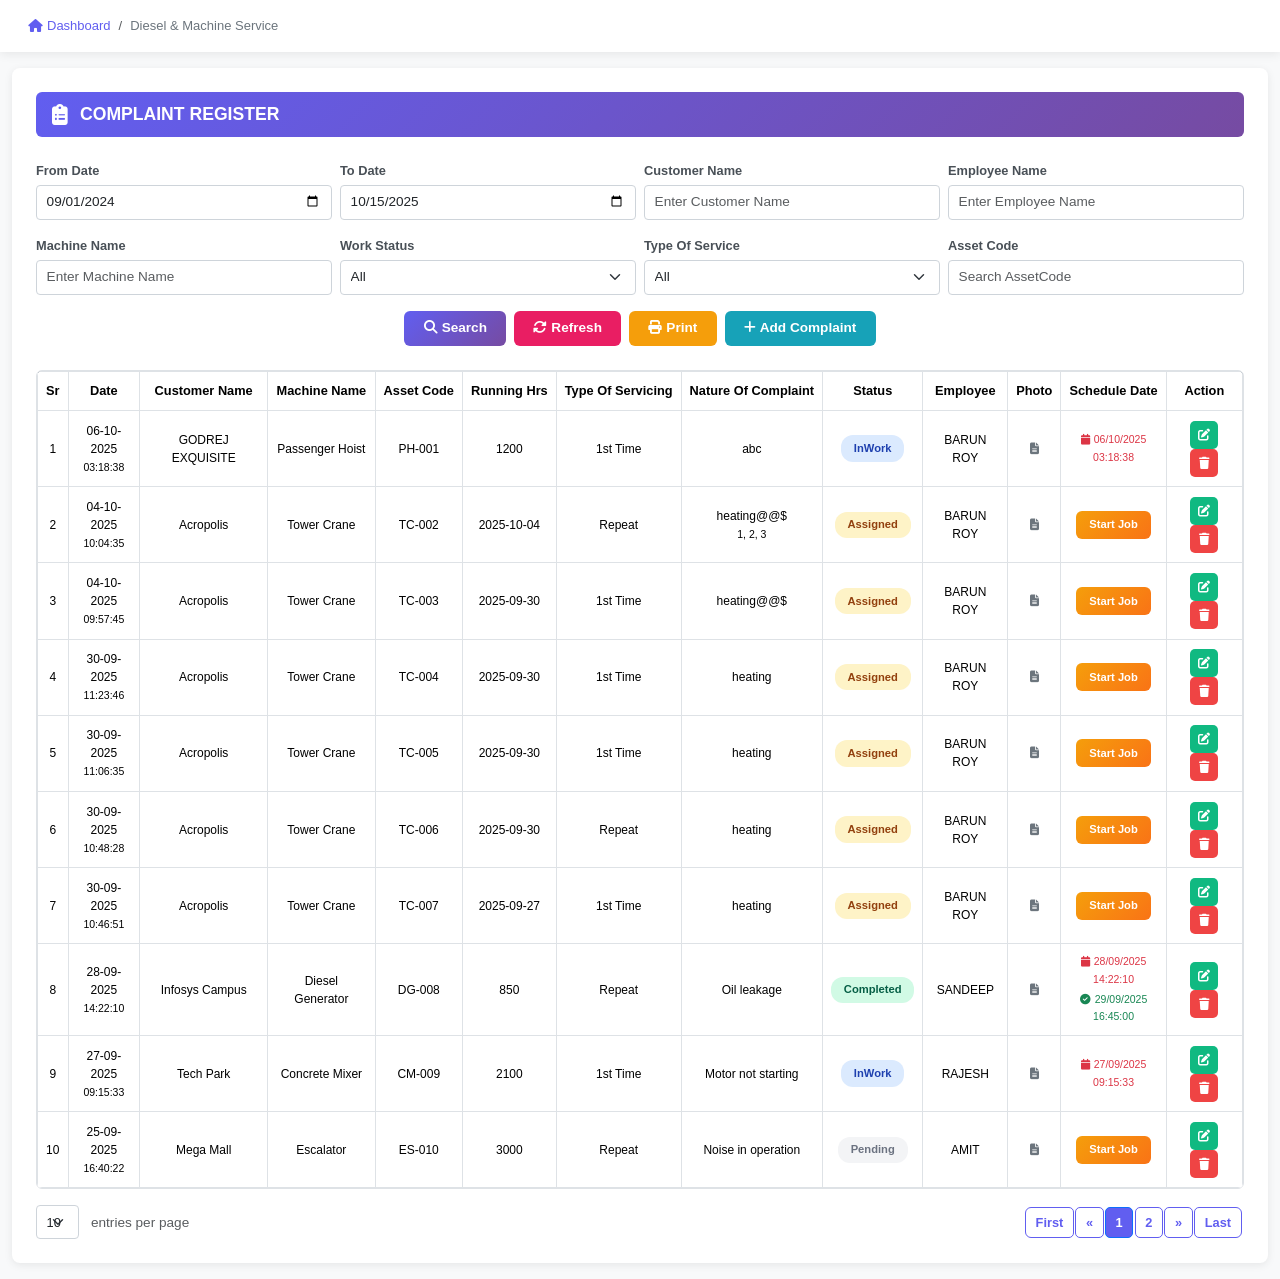
<file: Complaint.html>
<!DOCTYPE html>
<html lang="en">
<head>
    <meta charset="UTF-8">
    <meta name="viewport" content="width=device-width, initial-scale=1.0">
    <title>Complaint Register</title>
    <link href="https://cdn.jsdelivr.net/npm/bootstrap@5.3.0/dist/css/bootstrap.min.css" rel="stylesheet">
    <link rel="stylesheet" href="https://cdnjs.cloudflare.com/ajax/libs/font-awesome/6.4.0/css/all.min.css">
    <style>
        :root {
            --primary-color: #615EF0;
            --success: #10b981;
            --warning: #f59e0b;
            --danger: #ef4444;
        }

        body {
            background: #f8f9fa;
            min-height: 100vh;
            font-family: 'Segoe UI', Tahoma, Geneva, Verdana, sans-serif;
            font-size: 13px;
        }

        .breadcrumb-nav {
            background: white;
            padding: 1rem;
            box-shadow: 0 2px 10px rgba(0, 0, 0, 0.08);
            margin-bottom: 1rem;
        }

        .breadcrumb {
            margin-bottom: 0;
        }

        .breadcrumb-item a {
            color: var(--primary-color);
            font-weight: 500;
        }

        .breadcrumb-item.active {
            color: #6c757d;
        }

        .complaint-card {
            background: white;
            border-radius: 8px;
            box-shadow: 0 2px 8px rgba(0, 0, 0, 0.08);
            padding: 1.5rem;
            margin: 1rem auto;
            max-width: 100%;
        }

        .complaint-header {
            background: linear-gradient(135deg, var(--primary-color), #764ba2);
            color: white;
            padding: 0.75rem 1rem;
            border-radius: 6px;
            margin-bottom: 1.5rem;
            display: flex;
            align-items: center;
            gap: 0.75rem;
        }

        .complaint-header i {
            font-size: 1.3rem;
        }

        .complaint-header h2 {
            font-size: 1.1rem;
            font-weight: 600;
        }

        .form-label {
            font-weight: 600;
            color: #495057;
            margin-bottom: 0.3rem;
            font-size: 0.8rem;
        }

        .form-control, .form-select {
            border: 1px solid #ced4da;
            border-radius: 4px;
            padding: 0.4rem 0.6rem;
            font-size: 0.85rem;
        }

        .form-control:focus, .form-select:focus {
            border-color: var(--primary-color);
            box-shadow: 0 0 0 0.15rem rgba(97, 94, 240, 0.25);
        }

        .btn-search, .btn-refresh, .btn-print, .btn-add {
            padding: 0.45rem 1.2rem;
            border-radius: 6px;
            font-weight: 600;
            font-size: 0.85rem;
            border: none;
        }

        .btn-search {
            background: linear-gradient(135deg, var(--primary-color), #764ba2);
            color: white;
        }

        .btn-refresh {
            background: #e91e63;
            color: white;
        }

        .btn-print {
            background: var(--warning);
            color: white;
        }

        .btn-add {
            background: #17a2b8;
            color: white;
        }

        .table-container {
            overflow-x: auto;
            margin-top: 1.5rem;
            border: 1px solid #dee2e6;
            border-radius: 6px;
        }

        .complaint-table {
            background: white;
            margin-bottom: 0;
            font-size: 0.8rem;
        }

        .complaint-table thead {
            background: linear-gradient(135deg, #2c3e50, #34495e);
            color: white;
        }

        .complaint-table thead th {
            padding: 0.6rem 0.5rem;
            font-weight: 600;
            border: 1px solid #dee2e6;
            text-align: center;
            vertical-align: middle;
            white-space: nowrap;
            font-size: 0.8rem;
        }

        .complaint-table tbody td {
            padding: 0.6rem 0.5rem;
            vertical-align: middle;
            text-align: center;
            border: 1px solid #dee2e6;
            font-size: 0.75rem;
        }

        .complaint-table tbody tr:hover {
            background: #f8f9fa;
        }

        .complaint-table tbody tr {
            border-bottom: 1px solid #dee2e6;
        }

        .status-badge {
            padding: 0.3rem 0.8rem;
            border-radius: 12px;
            font-weight: 600;
            font-size: 0.7rem;
            display: inline-block;
        }

        .status-inwork {
            background: #dbeafe;
            color: #1e40af;
        }

        .status-assigned {
            background: #fef3c7;
            color: #92400e;
        }

        .status-pending {
            background: #f3f4f6;
            color: #6b7280;
        }

        .status-completed {
            background: #d1fae5;
            color: #065f46;
        }

        .btn-start-job {
            background: linear-gradient(135deg, #f59e0b, #f97316);
            color: white;
            border: none;
            padding: 0.35rem 0.8rem;
            border-radius: 6px;
            font-weight: 600;
            font-size: 0.7rem;
            white-space: nowrap;
        }

        .action-btn {
            width: 28px;
            height: 28px;
            border-radius: 5px;
            border: none;
            display: inline-flex;
            align-items: center;
            justify-content: center;
            margin: 0 0.15rem;
            font-size: 0.75rem;
        }

        .action-btn.edit {
            background: var(--success);
            color: white;
        }

        .action-btn.delete {
            background: var(--danger);
            color: white;
        }

        .action-btn:hover {
            opacity: 0.8;
        }

        .pagination-container {
            display: flex;
            justify-content: space-between;
            align-items: center;
            margin-top: 1rem;
            flex-wrap: wrap;
            gap: 1rem;
            font-size: 0.85rem;
        }

        .page-link {
            border-radius: 5px;
            margin: 0 0.15rem;
            border: 1px solid var(--primary-color);
            color: var(--primary-color);
            font-weight: 600;
            padding: 0.3rem 0.6rem;
            font-size: 0.8rem;
        }

        .page-link.active {
            background: var(--primary-color);
            color: white;
        }

        .modal-content {
            border-radius: 8px;
            border: none;
        }

        .modal-header {
            background: linear-gradient(135deg, var(--primary-color), #764ba2);
            color: white;
            border-radius: 8px 8px 0 0;
        }

        .modal-footer {
            border-top: 1px solid #dee2e6;
        }

        @media (max-width: 768px) {
            .complaint-card {
                padding: 1rem;
            }

            .complaint-table {
                font-size: 0.7rem;
            }

            .complaint-table thead th,
            .complaint-table tbody td {
                padding: 0.4rem 0.3rem;
            }

            .action-btn {
                width: 26px;
                height: 26px;
            }
        }
    </style>
</head>
<body>
    <!-- Breadcrumb Navigation -->
    <div class="breadcrumb-nav">
        <div class="container-fluid">
            <nav aria-label="breadcrumb">
                <ol class="breadcrumb mb-0">
                    <li onclick="navigateBackToIndex()" class="breadcrumb-item"><a href="#"
                            class="text-decoration-none"><i class="fas fa-home me-1"></i>Dashboard</a></li>
                    <li class="breadcrumb-item active" aria-current="page">Diesel & Machine Service</li>
                </ol>
            </nav>
        </div>
    </div>

    <!-- Main Content -->
    <div class="container-fluid">
        <div class="complaint-card">
            <!-- Header -->
            <div class="complaint-header">
                <i class="fas fa-clipboard-list"></i>
                <h2 class="mb-0">COMPLAINT REGISTER</h2>
            </div>

            <!-- Filter Form -->
            <form id="filterForm">
                <div class="row g-2 mb-3">
                    <div class="col-md-3">
                        <label class="form-label">From Date</label>
                        <input type="date" class="form-control" id="fromDate" value="2024-09-01">
                    </div>
                    <div class="col-md-3">
                        <label class="form-label">To Date</label>
                        <input type="date" class="form-control" id="toDate" value="2025-10-15">
                    </div>
                    <div class="col-md-3">
                        <label class="form-label">Customer Name</label>
                        <input type="text" class="form-control" id="customerName" placeholder="Enter Customer Name">
                    </div>
                    <div class="col-md-3">
                        <label class="form-label">Employee Name</label>
                        <input type="text" class="form-control" id="employeeName" placeholder="Enter Employee Name">
                    </div>
                </div>

                <div class="row g-2 mb-3">
                    <div class="col-md-3">
                        <label class="form-label">Machine Name</label>
                        <input type="text" class="form-control" id="machineName" placeholder="Enter Machine Name">
                    </div>
                    <div class="col-md-3">
                        <label class="form-label">Work Status</label>
                        <select class="form-select" id="workStatus">
                            <option value="">All</option>
                            <option value="Pending">Pending</option>
                            <option value="InWork">In Work</option>
                            <option value="Assigned">Assigned</option>
                            <option value="Completed">Completed</option>
                        </select>
                    </div>
                    <div class="col-md-3">
                        <label class="form-label">Type Of Service</label>
                        <select class="form-select" id="serviceType">
                            <option value="">All</option>
                            <option value="1st Time">1st Time</option>
                            <option value="Repeat">Repeat</option>
                        </select>
                    </div>
                    <div class="col-md-3">
                        <label class="form-label">Asset Code</label>
                        <input type="text" class="form-control" id="assetCode" placeholder="Search AssetCode">
                    </div>
                </div>

                <div class="d-flex justify-content-center gap-2 flex-wrap">
                    <button type="button" class="btn btn-search" id="searchBtn">
                        <i class="fas fa-search me-1"></i>Search
                    </button>
                    <button type="button" class="btn btn-refresh" id="refreshBtn">
                        <i class="fas fa-sync-alt me-1"></i>Refresh
                    </button>
                    <button type="button" class="btn btn-print" id="printBtn">
                        <i class="fas fa-print me-1"></i>Print
                    </button>
                    <button type="button" class="btn btn-add" id="addComplaintBtn">
                        <i class="fas fa-plus me-1"></i>Add Complaint
                    </button>
                </div>
            </form>

            <!-- Table -->
            <div class="table-container">
                <table class="table table-bordered complaint-table" id="complaintTable">
                    <thead>
                        <tr>
                            <th>Sr</th>
                            <th>Date</th>
                            <th>Customer Name</th>
                            <th>Machine Name</th>
                            <th>Asset Code</th>
                            <th>Running Hrs</th>
                            <th>Type Of Servicing</th>
                            <th>Nature Of Complaint</th>
                            <th>Status</th>
                            <th>Employee</th>
                            <th>Photo</th>
                            <th>Schedule Date</th>
                            <th>Action</th>
                        </tr>
                    </thead>
                    <tbody id="complaintTableBody">
                        <!-- Table rows will be populated by JavaScript -->
                    </tbody>
                </table>
            </div>

            <!-- Pagination -->
            <div class="pagination-container">
                <div>
                    <select class="form-select" id="entriesPerPage" style="width: auto; display: inline-block; font-size: 0.8rem;">
                        <option value="10">10</option>
                        <option value="25">25</option>
                        <option value="50">50</option>
                        <option value="100">100</option>
                        <option value="500">500</option>
                    </select>
                    <span class="ms-2 text-muted">entries per page</span>
                </div>
                <nav>
                    <ul class="pagination mb-0" id="pagination">
                        <!-- Pagination will be populated by JavaScript -->
                    </ul>
                </nav>
            </div>
        </div>
    </div>

    <!-- Add/Edit Complaint Modal -->
    <div class="modal fade" id="complaintModal" tabindex="-1" aria-labelledby="complaintModalLabel" aria-hidden="true">
        <div class="modal-dialog modal-lg">
            <div class="modal-content">
                <div class="modal-header">
                    <h5 class="modal-title" id="complaintModalLabel">Add New Complaint</h5>
                    <button type="button" class="btn-close btn-close-white" data-bs-dismiss="modal" aria-label="Close"></button>
                </div>
                <div class="modal-body">
                    <form id="complaintForm">
                        <input type="hidden" id="complaintId">
                        <div class="row g-3">
                            <div class="col-md-6">
                                <label class="form-label">Customer Name</label>
                                <input type="text" class="form-control" id="modalCustomerName" required>
                            </div>
                            <div class="col-md-6">
                                <label class="form-label">Machine Name</label>
                                <input type="text" class="form-control" id="modalMachineName" required>
                            </div>
                            <div class="col-md-6">
                                <label class="form-label">Asset Code</label>
                                <input type="text" class="form-control" id="modalAssetCode">
                            </div>
                            <div class="col-md-6">
                                <label class="form-label">Running Hours</label>
                                <input type="text" class="form-control" id="modalRunningHours">
                            </div>
                            <div class="col-md-6">
                                <label class="form-label">Type Of Servicing</label>
                                <select class="form-select" id="modalServiceType" required>
                                    <option value="">Select</option>
                                    <option value="1st Time">1st Time</option>
                                    <option value="Repeat">Repeat</option>
                                </select>
                            </div>
                            <div class="col-md-6">
                                <label class="form-label">Nature Of Complaint</label>
                                <textarea class="form-control" id="modalComplaintNature" rows="2" required></textarea>
                            </div>
                            <div class="col-md-6">
                                <label class="form-label">Status</label>
                                <select class="form-select" id="modalStatus" required>
                                    <option value="Pending">Pending</option>
                                    <option value="Assigned">Assigned</option>
                                    <option value="InWork">In Work</option>
                                    <option value="Completed">Completed</option>
                                </select>
                            </div>
                            <div class="col-md-6">
                                <label class="form-label">Employee</label>
                                <select class="form-select" id="modalEmployee" required>
                                    <option value="">Select Employee</option>
                                    <option value="BARUN ROY">BARUN ROY</option>
                                    <option value="SANDEEP">SANDEEP</option>
                                    <option value="RAJESH">RAJESH</option>
                                    <option value="AMIT">AMIT</option>
                                    <option value="VIKAS">VIKAS</option>
                                    <option value="ROHIT">ROHIT</option>
                                </select>
                            </div>
                            <div class="col-md-6">
                                <label class="form-label">Schedule Date</label>
                                <input type="date" class="form-control" id="modalScheduleDate">
                            </div>
                            <div class="col-md-6">
                                <label class="form-label">Schedule Time</label>
                                <input type="time" class="form-control" id="modalScheduleTime">
                            </div>
                        </div>
                    </form>
                </div>
                <div class="modal-footer">
                    <button type="button" class="btn btn-secondary" data-bs-dismiss="modal">Cancel</button>
                    <button type="button" class="btn btn-primary" id="saveComplaintBtn">Save Complaint</button>
                </div>
            </div>
        </div>
    </div>

    <script src="https://cdn.jsdelivr.net/npm/bootstrap@5.3.0/dist/js/bootstrap.bundle.min.js"></script>
    <script>
        // Sample data for demonstration - expanded with more records
        let complaints = [
            {
                id: 1,
                date: "06-10-2025",
                time: "03:18:38",
                customerName: "GODREJ EXQUISITE",
                machineName: "Passenger Hoist",
                assetCode: "PH-001",
                runningHours: "1200",
                serviceType: "1st Time",
                complaintNature: "abc",
                status: "InWork",
                employee: "BARUN ROY",
                scheduleDate: "06/10/2025",
                scheduleTime: "03:18:38",
                completionDate: "01/01/1970",
                completionTime: "05:36:00"
            },
            {
                id: 2,
                date: "04-10-2025",
                time: "10:04:35",
                customerName: "Acropolis",
                machineName: "Tower Crane",
                assetCode: "TC-002",
                runningHours: "2025-10-04",
                serviceType: "Repeat",
                complaintNature: "heating@@$<br><small>1, 2, 3</small>",
                status: "Assigned",
                employee: "BARUN ROY",
                scheduleDate: "",
                scheduleTime: "",
                completionDate: "",
                completionTime: ""
            },
            {
                id: 3,
                date: "04-10-2025",
                time: "09:57:45",
                customerName: "Acropolis",
                machineName: "Tower Crane",
                assetCode: "TC-003",
                runningHours: "2025-09-30",
                serviceType: "1st Time",
                complaintNature: "heating@@$",
                status: "Assigned",
                employee: "BARUN ROY",
                scheduleDate: "",
                scheduleTime: "",
                completionDate: "",
                completionTime: ""
            },
            {
                id: 4,
                date: "30-09-2025",
                time: "11:23:46",
                customerName: "Acropolis",
                machineName: "Tower Crane",
                assetCode: "TC-004",
                runningHours: "2025-09-30",
                serviceType: "1st Time",
                complaintNature: "heating",
                status: "Assigned",
                employee: "BARUN ROY",
                scheduleDate: "",
                scheduleTime: "",
                completionDate: "",
                completionTime: ""
            },
            {
                id: 5,
                date: "30-09-2025",
                time: "11:06:35",
                customerName: "Acropolis",
                machineName: "Tower Crane",
                assetCode: "TC-005",
                runningHours: "2025-09-30",
                serviceType: "1st Time",
                complaintNature: "heating",
                status: "Assigned",
                employee: "BARUN ROY",
                scheduleDate: "",
                scheduleTime: "",
                completionDate: "",
                completionTime: ""
            },
            {
                id: 6,
                date: "30-09-2025",
                time: "10:48:28",
                customerName: "Acropolis",
                machineName: "Tower Crane",
                assetCode: "TC-006",
                runningHours: "2025-09-30",
                serviceType: "Repeat",
                complaintNature: "heating",
                status: "Assigned",
                employee: "BARUN ROY",
                scheduleDate: "",
                scheduleTime: "",
                completionDate: "",
                completionTime: ""
            },
            {
                id: 7,
                date: "30-09-2025",
                time: "10:46:51",
                customerName: "Acropolis",
                machineName: "Tower Crane",
                assetCode: "TC-007",
                runningHours: "2025-09-27",
                serviceType: "1st Time",
                complaintNature: "heating",
                status: "Assigned",
                employee: "BARUN ROY",
                scheduleDate: "",
                scheduleTime: "",
                completionDate: "",
                completionTime: ""
            },
            {
                id: 8,
                date: "28-09-2025",
                time: "14:22:10",
                customerName: "Infosys Campus",
                machineName: "Diesel Generator",
                assetCode: "DG-008",
                runningHours: "850",
                serviceType: "Repeat",
                complaintNature: "Oil leakage",
                status: "Completed",
                employee: "SANDEEP",
                scheduleDate: "28/09/2025",
                scheduleTime: "14:22:10",
                completionDate: "29/09/2025",
                completionTime: "16:45:00"
            },
            {
                id: 9,
                date: "27-09-2025",
                time: "09:15:33",
                customerName: "Tech Park",
                machineName: "Concrete Mixer",
                assetCode: "CM-009",
                runningHours: "2100",
                serviceType: "1st Time",
                complaintNature: "Motor not starting",
                status: "InWork",
                employee: "RAJESH",
                scheduleDate: "27/09/2025",
                scheduleTime: "09:15:33",
                completionDate: "",
                completionTime: ""
            },
            {
                id: 10,
                date: "25-09-2025",
                time: "16:40:22",
                customerName: "Mega Mall",
                machineName: "Escalator",
                assetCode: "ES-010",
                runningHours: "3000",
                serviceType: "Repeat",
                complaintNature: "Noise in operation",
                status: "Pending",
                employee: "AMIT",
                scheduleDate: "",
                scheduleTime: "",
                completionDate: "",
                completionTime: ""
            },
            {
                id: 11,
                date: "24-09-2025",
                time: "11:30:15",
                customerName: "Residential Complex",
                machineName: "Water Pump",
                assetCode: "WP-011",
                runningHours: "1500",
                serviceType: "1st Time",
                complaintNature: "Low pressure",
                status: "Assigned",
                employee: "VIKAS",
                scheduleDate: "",
                scheduleTime: "",
                completionDate: "",
                completionTime: ""
            },
            {
                id: 12,
                date: "23-09-2025",
                time: "13:45:50",
                customerName: "Hospital Building",
                machineName: "Elevator",
                assetCode: "EL-012",
                runningHours: "4200",
                serviceType: "Repeat",
                complaintNature: "Door not closing properly",
                status: "Completed",
                employee: "ROHIT",
                scheduleDate: "23/09/2025",
                scheduleTime: "13:45:50",
                completionDate: "24/09/2025",
                completionTime: "10:20:00"
            },
            {
                id: 13,
                date: "22-09-2025",
                time: "08:20:05",
                customerName: "Office Tower",
                machineName: "HVAC System",
                assetCode: "HV-013",
                runningHours: "1800",
                serviceType: "1st Time",
                complaintNature: "Cooling not effective",
                status: "InWork",
                employee: "BARUN ROY",
                scheduleDate: "22/09/2025",
                scheduleTime: "08:20:05",
                completionDate: "",
                completionTime: ""
            },
            {
                id: 14,
                date: "20-09-2025",
                time: "15:10:40",
                customerName: "Shopping Center",
                machineName: "Parking System",
                assetCode: "PS-014",
                runningHours: "2500",
                serviceType: "Repeat",
                complaintNature: "Sensor malfunction",
                status: "Pending",
                employee: "SANDEEP",
                scheduleDate: "",
                scheduleTime: "",
                completionDate: "",
                completionTime: ""
            },
            {
                id: 15,
                date: "18-09-2025",
                time: "10:55:25",
                customerName: "University Campus",
                machineName: "Generator Set",
                assetCode: "GS-015",
                runningHours: "3200",
                serviceType: "1st Time",
                complaintNature: "Fuel consumption high",
                status: "Assigned",
                employee: "RAJESH",
                scheduleDate: "",
                scheduleTime: "",
                completionDate: "",
                completionTime: ""
            }
        ];

        // Pagination variables
        let currentPage = 1;
        let entriesPerPage = 10;
        let filteredComplaints = [...complaints];

        // DOM Elements
        const complaintTableBody = document.getElementById('complaintTableBody');
        const pagination = document.getElementById('pagination');
        const entriesPerPageSelect = document.getElementById('entriesPerPage');
        const searchBtn = document.getElementById('searchBtn');
        const refreshBtn = document.getElementById('refreshBtn');
        const printBtn = document.getElementById('printBtn');
        const addComplaintBtn = document.getElementById('addComplaintBtn');
        const saveComplaintBtn = document.getElementById('saveComplaintBtn');
        const complaintModal = new bootstrap.Modal(document.getElementById('complaintModal'));
        const complaintForm = document.getElementById('complaintForm');

        // Initialize the application
        document.addEventListener('DOMContentLoaded', function() {
            renderTable();
            setupEventListeners();
        });

        // Set up event listeners
        function setupEventListeners() {
            searchBtn.addEventListener('click', handleSearch);
            refreshBtn.addEventListener('click', handleRefresh);
            printBtn.addEventListener('click', handlePrint);
            addComplaintBtn.addEventListener('click', handleAddComplaint);
            saveComplaintBtn.addEventListener('click', handleSaveComplaint);
            entriesPerPageSelect.addEventListener('change', handleEntriesPerPageChange);
        }

        // Render the table with current data
        function renderTable() {
            const startIndex = (currentPage - 1) * entriesPerPage;
            const endIndex = startIndex + entriesPerPage;
            const currentPageComplaints = filteredComplaints.slice(startIndex, endIndex);
            
            complaintTableBody.innerHTML = '';
            
            currentPageComplaints.forEach((complaint, index) => {
                const row = document.createElement('tr');
                const serialNumber = startIndex + index + 1;
                
                row.innerHTML = `
                    <td>${serialNumber}</td>
                    <td>${complaint.date}<br><small>${complaint.time}</small></td>
                    <td>${complaint.customerName}</td>
                    <td>${complaint.machineName}</td>
                    <td>${complaint.assetCode}</td>
                    <td>${complaint.runningHours}</td>
                    <td>${complaint.serviceType}</td>
                    <td>${complaint.complaintNature}</td>
                    <td><span class="status-badge status-${complaint.status.toLowerCase()}">${complaint.status}</span></td>
                    <td>${complaint.employee}</td>
                    <td><i class="fas fa-file-alt text-secondary"></i></td>
                    <td>
                        ${complaint.scheduleDate ? 
                            `<small class="text-danger d-block"><i class="fas fa-calendar me-1"></i>${complaint.scheduleDate}</small>
                             <small class="text-danger">${complaint.scheduleTime}</small><br>
                             ${complaint.completionDate && complaint.completionDate !== '01/01/1970' ? 
                                `<small class="text-success d-block mt-1"><i class="fas fa-check-circle me-1"></i>${complaint.completionDate}</small>
                                 <small class="text-success">${complaint.completionTime}</small>` : 
                                ''}` : 
                            `<button class="btn btn-start-job" data-id="${complaint.id}">Start Job</button>`
                        }
                    </td>
                    <td>
                        <button class="action-btn edit" data-id="${complaint.id}"><i class="fas fa-edit"></i></button>
                        <button class="action-btn delete" data-id="${complaint.id}"><i class="fas fa-trash"></i></button>
                    </td>
                `;
                
                complaintTableBody.appendChild(row);
            });
            
            // Add event listeners to action buttons
            document.querySelectorAll('.action-btn.edit').forEach(btn => {
                btn.addEventListener('click', handleEditComplaint);
            });
            
            document.querySelectorAll('.action-btn.delete').forEach(btn => {
                btn.addEventListener('click', handleDeleteComplaint);
            });
            
            document.querySelectorAll('.btn-start-job').forEach(btn => {
                btn.addEventListener('click', handleStartJob);
            });
            
            renderPagination();
        }

        // Render pagination controls
        function renderPagination() {
            const totalPages = Math.ceil(filteredComplaints.length / entriesPerPage);
            
            pagination.innerHTML = '';
            
            // First page button
            const firstPageItem = document.createElement('li');
            firstPageItem.className = 'page-item';
            firstPageItem.innerHTML = `<a class="page-link" href="#">First</a>`;
            firstPageItem.addEventListener('click', (e) => {
                e.preventDefault();
                if (currentPage > 1) {
                    currentPage = 1;
                    renderTable();
                }
            });
            pagination.appendChild(firstPageItem);
            
            // Previous page button
            const prevPageItem = document.createElement('li');
            prevPageItem.className = 'page-item';
            prevPageItem.innerHTML = `<a class="page-link" href="#">«</a>`;
            prevPageItem.addEventListener('click', (e) => {
                e.preventDefault();
                if (currentPage > 1) {
                    currentPage--;
                    renderTable();
                }
            });
            pagination.appendChild(prevPageItem);
            
            // Page numbers
            const maxVisiblePages = 5;
            let startPage = Math.max(1, currentPage - Math.floor(maxVisiblePages / 2));
            let endPage = Math.min(totalPages, startPage + maxVisiblePages - 1);
            
            if (endPage - startPage + 1 < maxVisiblePages) {
                startPage = Math.max(1, endPage - maxVisiblePages + 1);
            }
            
            for (let i = startPage; i <= endPage; i++) {
                const pageItem = document.createElement('li');
                pageItem.className = 'page-item';
                pageItem.innerHTML = `<a class="page-link ${i === currentPage ? 'active' : ''}" href="#">${i}</a>`;
                pageItem.addEventListener('click', (e) => {
                    e.preventDefault();
                    currentPage = i;
                    renderTable();
                });
                pagination.appendChild(pageItem);
            }
            
            // Next page button
            const nextPageItem = document.createElement('li');
            nextPageItem.className = 'page-item';
            nextPageItem.innerHTML = `<a class="page-link" href="#">»</a>`;
            nextPageItem.addEventListener('click', (e) => {
                e.preventDefault();
                if (currentPage < totalPages) {
                    currentPage++;
                    renderTable();
                }
            });
            pagination.appendChild(nextPageItem);
            
            // Last page button
            const lastPageItem = document.createElement('li');
            lastPageItem.className = 'page-item';
            lastPageItem.innerHTML = `<a class="page-link" href="#">Last</a>`;
            lastPageItem.addEventListener('click', (e) => {
                e.preventDefault();
                if (currentPage < totalPages) {
                    currentPage = totalPages;
                    renderTable();
                }
            });
            pagination.appendChild(lastPageItem);
        }

        // Handle search functionality
        function handleSearch() {
            const fromDate = document.getElementById('fromDate').value;
            const toDate = document.getElementById('toDate').value;
            const customerName = document.getElementById('customerName').value.toLowerCase();
            const employeeName = document.getElementById('employeeName').value.toLowerCase();
            const machineName = document.getElementById('machineName').value.toLowerCase();
            const workStatus = document.getElementById('workStatus').value;
            const serviceType = document.getElementById('serviceType').value;
            const assetCode = document.getElementById('assetCode').value.toLowerCase();
            
            filteredComplaints = complaints.filter(complaint => {
                // Date filter
                const complaintDate = new Date(complaint.date.split('-').reverse().join('-'));
                const fromDateObj = fromDate ? new Date(fromDate) : null;
                const toDateObj = toDate ? new Date(toDate) : null;
                
                if (fromDateObj && complaintDate < fromDateObj) return false;
                if (toDateObj && complaintDate > toDateObj) return false;
                
                // Text filters
                if (customerName && !complaint.customerName.toLowerCase().includes(customerName)) return false;
                if (employeeName && !complaint.employee.toLowerCase().includes(employeeName)) return false;
                if (machineName && !complaint.machineName.toLowerCase().includes(machineName)) return false;
                if (assetCode && !complaint.assetCode.toLowerCase().includes(assetCode)) return false;
                
                // Select filters
                if (workStatus && complaint.status !== workStatus) return false;
                if (serviceType && complaint.serviceType !== serviceType) return false;
                
                return true;
            });
            
            currentPage = 1;
            renderTable();
        }

        // Handle refresh functionality
        function handleRefresh() {
            document.getElementById('filterForm').reset();
            filteredComplaints = [...complaints];
            currentPage = 1;
            renderTable();
        }

        // Handle print functionality
        function handlePrint() {
            window.print();
        }

        // Handle entries per page change
        function handleEntriesPerPageChange() {
            entriesPerPage = parseInt(entriesPerPageSelect.value);
            currentPage = 1;
            renderTable();
        }

        // Handle add complaint
        function handleAddComplaint() {
            document.getElementById('complaintModalLabel').textContent = 'Add New Complaint';
            complaintForm.reset();
            document.getElementById('complaintId').value = '';
            complaintModal.show();
        }

        // Handle edit complaint
        function handleEditComplaint(e) {
            const complaintId = parseInt(e.currentTarget.getAttribute('data-id'));
            const complaint = complaints.find(c => c.id === complaintId);
            
            if (complaint) {
                document.getElementById('complaintModalLabel').textContent = 'Edit Complaint';
                document.getElementById('complaintId').value = complaint.id;
                document.getElementById('modalCustomerName').value = complaint.customerName;
                document.getElementById('modalMachineName').value = complaint.machineName;
                document.getElementById('modalAssetCode').value = complaint.assetCode;
                document.getElementById('modalRunningHours').value = complaint.runningHours;
                document.getElementById('modalServiceType').value = complaint.serviceType;
                document.getElementById('modalComplaintNature').value = complaint.complaintNature.replace(/<br><small>.*<\/small>/, '');
                document.getElementById('modalStatus').value = complaint.status;
                document.getElementById('modalEmployee').value = complaint.employee;
                
                if (complaint.scheduleDate) {
                    const scheduleDateParts = complaint.scheduleDate.split('/');
                    document.getElementById('modalScheduleDate').value = `${scheduleDateParts[2]}-${scheduleDateParts[1]}-${scheduleDateParts[0]}`;
                }
                
                if (complaint.scheduleTime) {
                    document.getElementById('modalScheduleTime').value = complaint.scheduleTime;
                }
                
                complaintModal.show();
            }
        }

        // Handle delete complaint
        function handleDeleteComplaint(e) {
            const complaintId = parseInt(e.currentTarget.getAttribute('data-id'));
            
            if (confirm('Are you sure you want to delete this complaint?')) {
                complaints = complaints.filter(c => c.id !== complaintId);
                filteredComplaints = filteredComplaints.filter(c => c.id !== complaintId);
                renderTable();
            }
        }

        // Handle start job
        function handleStartJob(e) {
            const complaintId = parseInt(e.currentTarget.getAttribute('data-id'));
            const complaint = complaints.find(c => c.id === complaintId);
            
            if (complaint) {
                complaint.status = 'InWork';
                const today = new Date();
                complaint.scheduleDate = today.toLocaleDateString('en-GB').split('/').join('/');
                complaint.scheduleTime = today.toLocaleTimeString('en-GB', { hour12: false });
                
                // Update filtered complaints as well
                const filteredComplaint = filteredComplaints.find(c => c.id === complaintId);
                if (filteredComplaint) {
                    filteredComplaint.status = 'InWork';
                    filteredComplaint.scheduleDate = complaint.scheduleDate;
                    filteredComplaint.scheduleTime = complaint.scheduleTime;
                }
                
                renderTable();
            }
        }

        // Handle save complaint
        function handleSaveComplaint() {
            const complaintId = document.getElementById('complaintId').value;
            const customerName = document.getElementById('modalCustomerName').value;
            const machineName = document.getElementById('modalMachineName').value;
            const assetCode = document.getElementById('modalAssetCode').value;
            const runningHours = document.getElementById('modalRunningHours').value;
            const serviceType = document.getElementById('modalServiceType').value;
            const complaintNature = document.getElementById('modalComplaintNature').value;
            const status = document.getElementById('modalStatus').value;
            const employee = document.getElementById('modalEmployee').value;
            const scheduleDate = document.getElementById('modalScheduleDate').value;
            const scheduleTime = document.getElementById('modalScheduleTime').value;
            
            if (!customerName || !machineName || !serviceType || !complaintNature || !status || !employee) {
                alert('Please fill in all required fields');
                return;
            }
            
            const today = new Date();
            const formattedDate = today.toLocaleDateString('en-GB').split('/').join('-');
            const formattedTime = today.toLocaleTimeString('en-GB', { hour12: false });
            
            if (complaintId) {
                // Update existing complaint
                const index = complaints.findIndex(c => c.id === parseInt(complaintId));
                if (index !== -1) {
                    complaints[index].customerName = customerName;
                    complaints[index].machineName = machineName;
                    complaints[index].assetCode = assetCode;
                    complaints[index].runningHours = runningHours;
                    complaints[index].serviceType = serviceType;
                    complaints[index].complaintNature = complaintNature;
                    complaints[index].status = status;
                    complaints[index].employee = employee;
                    
                    if (scheduleDate) {
                        const dateParts = scheduleDate.split('-');
                        complaints[index].scheduleDate = `${dateParts[2]}/${dateParts[1]}/${dateParts[0]}`;
                        complaints[index].scheduleTime = scheduleTime;
                    }
                    
                    // Update filtered complaints as well
                    const filteredIndex = filteredComplaints.findIndex(c => c.id === parseInt(complaintId));
                    if (filteredIndex !== -1) {
                        filteredComplaints[filteredIndex] = {...complaints[index]};
                    }
                }
            } else {
                // Add new complaint
                const newComplaint = {
                    id: complaints.length > 0 ? Math.max(...complaints.map(c => c.id)) + 1 : 1,
                    date: formattedDate,
                    time: formattedTime,
                    customerName,
                    machineName,
                    assetCode,
                    runningHours,
                    serviceType,
                    complaintNature,
                    status,
                    employee,
                    scheduleDate: scheduleDate ? `${scheduleDate.split('-')[2]}/${scheduleDate.split('-')[1]}/${scheduleDate.split('-')[0]}` : '',
                    scheduleTime: scheduleTime || '',
                    completionDate: '',
                    completionTime: ''
                };
                
                complaints.push(newComplaint);
                filteredComplaints.push(newComplaint);
            }
            
            complaintModal.hide();
            renderTable();
        }

        // Navigation function to go back to dashboard
        function navigateBackToIndex() {
           window.location.href='index.html'
        }
    </script>
</body>
</html>
</file>
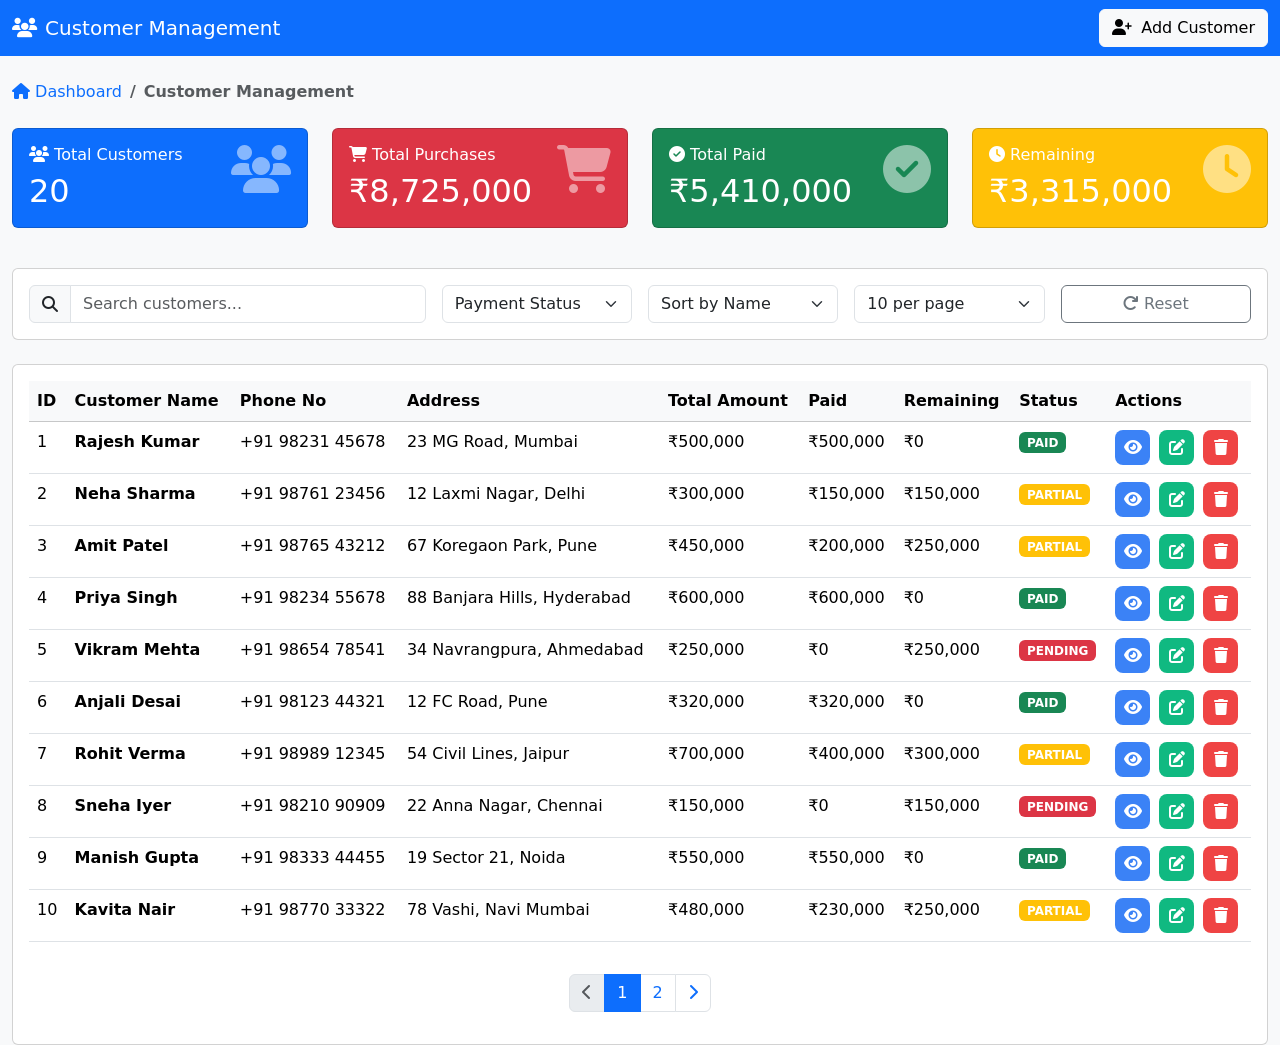
<file: customer.html>
<!DOCTYPE html>
<html lang="en">
<head>
    <meta charset="UTF-8">
    <meta name="viewport" content="width=device-width, initial-scale=1.0">
    <title>Customer Management</title>
    <link href="https://cdn.jsdelivr.net/npm/bootstrap@5.3.0/dist/css/bootstrap.min.css" rel="stylesheet">
    <link rel="stylesheet" href="https://cdnjs.cloudflare.com/ajax/libs/font-awesome/6.4.0/css/all.min.css">
    <style>
        .breadcrumb-item a {
            text-decoration: none;
        }
        .breadcrumb-item.active {
            font-weight: 600;
        }
        .stat-card {
            transition: transform 0.3s ease;
        }
        .stat-card:hover {
            transform: translateY(-5px);
        }
        .action-btn {
            width: 35px;
            height: 35px;
            border-radius: 8px;
            border: none;
            color: white;
            transition: all 0.3s ease;
            display: inline-flex;
            align-items: center;
            justify-content: center;
        }
        .action-btn:hover {
            transform: scale(1.1);
        }
        .btn-view { background: #3b82f6; }
        .btn-edit { background: #10b981; }
        .btn-delete { background: #ef4444; }
        .history-item {
            border-left: 3px solid #667eea;
            padding-left: 1rem;
            margin-bottom: 1rem;
            transition: all 0.3s ease;
        }
        .history-item:hover {
            background: #f3f4f6;
            border-radius: 8px;
            padding: 0.5rem 1rem;
        }
    </style>
</head>
<body class="bg-light">
    <!-- Header with Breadcrumb -->
    <nav class="navbar navbar-dark bg-primary">
        <div class="container-fluid">
            <a class="navbar-brand" href="#">
                <i class="fas fa-users me-2"></i>Customer Management
            </a>
            <button class="btn btn-light" data-bs-toggle="modal" data-bs-target="#addCustomerModal">
                <i class="fas fa-user-plus me-1"></i> Add Customer
            </button>
        </div>
    </nav>

    <div class="container-fluid mt-4">
        <!-- Breadcrumb Navigation -->
        <nav aria-label="breadcrumb" class="mb-4">
            <ol class="breadcrumb">
                <li class="breadcrumb-item"><a href="index.html"><i class="fas fa-home"></i> Dashboard</a></li>
                <li class="breadcrumb-item active">Customer Management</li>
            </ol>
        </nav>

        <!-- Statistics Cards -->
        <div class="row mb-4">
            <div class="col-xl-3 col-md-6 mb-3">
                <div class="card bg-primary text-white stat-card">
                    <div class="card-body">
                        <div class="d-flex justify-content-between">
                            <div>
                                <h6 class="mb-2"><i class="fas fa-users"></i> Total Customers</h6>
                                <h2 class="mb-0" id="totalCustomers">0</h2>
                            </div>
                            <i class="fas fa-users fa-3x opacity-50"></i>
                        </div>
                    </div>
                </div>
            </div>
            <div class="col-xl-3 col-md-6 mb-3">
                <div class="card bg-danger text-white stat-card">
                    <div class="card-body">
                        <div class="d-flex justify-content-between">
                            <div>
                                <h6 class="mb-2"><i class="fas fa-shopping-cart"></i> Total Purchases</h6>
                                <h2 class="mb-0" id="totalPurchases">₹0</h2>
                            </div>
                            <i class="fas fa-shopping-cart fa-3x opacity-50"></i>
                        </div>
                    </div>
                </div>
            </div>
            <div class="col-xl-3 col-md-6 mb-3">
                <div class="card bg-success text-white stat-card">
                    <div class="card-body">
                        <div class="d-flex justify-content-between">
                            <div>
                                <h6 class="mb-2"><i class="fas fa-check-circle"></i> Total Paid</h6>
                                <h2 class="mb-0" id="totalPaid">₹0</h2>
                            </div>
                            <i class="fas fa-check-circle fa-3x opacity-50"></i>
                        </div>
                    </div>
                </div>
            </div>
            <div class="col-xl-3 col-md-6 mb-3">
                <div class="card bg-warning text-white stat-card">
                    <div class="card-body">
                        <div class="d-flex justify-content-between">
                            <div>
                                <h6 class="mb-2"><i class="fas fa-clock"></i> Remaining</h6>
                                <h2 class="mb-0" id="totalRemaining">₹0</h2>
                            </div>
                            <i class="fas fa-clock fa-3x opacity-50"></i>
                        </div>
                    </div>
                </div>
            </div>
        </div>

        <!-- Search and Filter Section -->
        <div class="card mb-4">
            <div class="card-body">
                <div class="row g-3">
                    <div class="col-lg-4 col-md-6">
                        <div class="input-group">
                            <span class="input-group-text"><i class="fas fa-search"></i></span>
                            <input type="text" class="form-control" id="searchInput" placeholder="Search customers...">
                        </div>
                    </div>
                    <div class="col-lg-2 col-md-6">
                        <select class="form-select" id="statusFilter">
                            <option value="">Payment Status</option>
                            <option value="paid">Paid</option>
                            <option value="partial">Partial</option>
                            <option value="pending">Pending</option>
                        </select>
                    </div>
                    <div class="col-lg-2 col-md-6">
                        <select class="form-select" id="sortFilter">
                            <option value="name">Sort by Name</option>
                            <option value="amount-high">Amount (High-Low)</option>
                            <option value="amount-low">Amount (Low-High)</option>
                            <option value="remaining-high">Remaining (High-Low)</option>
                        </select>
                    </div>
                    <div class="col-lg-2 col-md-6">
                        <select class="form-select" id="entriesPerPage">
                            <option value="10">10 per page</option>
                            <option value="25">25 per page</option>
                            <option value="50">50 per page</option>
                            <option value="100">100 per page</option>
                        </select>
                    </div>
                    <div class="col-lg-2 col-md-12">
                        <button class="btn btn-outline-secondary w-100" onclick="resetFilters()">
                            <i class="fas fa-redo"></i> Reset
                        </button>
                    </div>
                </div>
            </div>
        </div>

        <!-- Table -->
        <div class="card">
            <div class="card-body">
                <div class="table-responsive">
                    <table class="table table-hover">
                        <thead class="table-light">
                            <tr>
                                <th>ID</th>
                                <th>Customer Name</th>
                                <th>Phone No</th>
                                <th>Address</th>
                                <th>Total Amount</th>
                                <th>Paid</th>
                                <th>Remaining</th>
                                <th>Status</th>
                                <th>Actions</th>
                            </tr>
                        </thead>
                        <tbody id="customerTableBody">
                            <!-- Rows will be populated by JavaScript -->
                        </tbody>
                    </table>
                </div>
                <nav>
                    <ul class="pagination justify-content-center mt-3" id="pagination"></ul>
                </nav>
            </div>
        </div>
    </div>

    <!-- Add Customer Modal -->
    <div class="modal fade" id="addCustomerModal" tabindex="-1">
        <div class="modal-dialog modal-lg">
            <div class="modal-content">
                <div class="modal-header bg-primary text-white">
                    <h5 class="modal-title"><i class="fas fa-user-plus"></i> Add New Customer</h5>
                    <button type="button" class="btn-close btn-close-white" data-bs-dismiss="modal"></button>
                </div>
                <div class="modal-body">
                    <form id="addCustomerForm">
                        <div class="row">
                            <div class="col-md-6 mb-3">
                                <label class="form-label">Customer Name *</label>
                                <input type="text" class="form-control" id="customerName" required>
                            </div>
                            <div class="col-md-6 mb-3">
                                <label class="form-label">Phone Number *</label>
                                <input type="tel" class="form-control" id="customerPhone" required>
                            </div>
                            <div class="col-md-12 mb-3">
                                <label class="form-label">Address *</label>
                                <textarea class="form-control" id="customerAddress" rows="2" required></textarea>
                            </div>
                            <div class="col-md-6 mb-3">
                                <label class="form-label">Email</label>
                                <input type="email" class="form-control" id="customerEmail">
                            </div>
                            <div class="col-md-6 mb-3">
                                <label class="form-label">GST Number</label>
                                <input type="text" class="form-control" id="customerGST">
                            </div>
                            <div class="col-md-6 mb-3">
                                <label class="form-label">Total Amount (₹)</label>
                                <input type="number" class="form-control" id="customerTotalAmount" min="0" value="0">
                            </div>
                            <div class="col-md-6 mb-3">
                                <label class="form-label">Paid Amount (₹)</label>
                                <input type="number" class="form-control" id="customerPaidAmount" min="0" value="0">
                            </div>
                        </div>
                    </form>
                </div>
                <div class="modal-footer">
                    <button type="button" class="btn btn-secondary" data-bs-dismiss="modal">Cancel</button>
                    <button type="button" class="btn btn-primary" onclick="addCustomer()">
                        <i class="fas fa-save"></i> Save Customer
                    </button>
                </div>
            </div>
        </div>
    </div>

    <!-- Add Purchase Modal -->
    <div class="modal fade" id="addPurchaseModal" tabindex="-1">
        <div class="modal-dialog">
            <div class="modal-content">
                <div class="modal-header bg-info text-white">
                    <h5 class="modal-title"><i class="fas fa-cart-plus"></i> Add Purchase</h5>
                    <button type="button" class="btn-close btn-close-white" data-bs-dismiss="modal"></button>
                </div>
                <div class="modal-body">
                    <form id="addPurchaseForm">
                        <input type="hidden" id="purchaseCustomerId">
                        <div class="mb-3">
                            <label class="form-label">Date</label>
                            <input type="date" class="form-control" id="purchaseDate" required>
                        </div>
                        <div class="mb-3">
                            <label class="form-label">Invoice No</label>
                            <input type="text" class="form-control" id="purchaseInvoice" required>
                        </div>
                        <div class="mb-3">
                            <label class="form-label">Material</label>
                            <input type="text" class="form-control" id="purchaseMaterial" required>
                        </div>
                        <div class="mb-3">
                            <label class="form-label">Quantity</label>
                            <input type="text" class="form-control" id="purchaseQuantity" required>
                        </div>
                        <div class="mb-3">
                            <label class="form-label">Rate (₹)</label>
                            <input type="number" class="form-control" id="purchaseRate" min="0" required>
                        </div>
                    </form>
                </div>
                <div class="modal-footer">
                    <button type="button" class="btn btn-secondary" data-bs-dismiss="modal">Cancel</button>
                    <button type="button" class="btn btn-primary" onclick="savePurchase()">
                        <i class="fas fa-save"></i> Save Purchase
                    </button>
                </div>
            </div>
        </div>
    </div>

    <!-- Add Payment Modal -->
    <div class="modal fade" id="addPaymentModal" tabindex="-1">
        <div class="modal-dialog">
            <div class="modal-content">
                <div class="modal-header bg-success text-white">
                    <h5 class="modal-title"><i class="fas fa-money-bill-wave"></i> Add Payment</h5>
                    <button type="button" class="btn-close btn-close-white" data-bs-dismiss="modal"></button>
                </div>
                <div class="modal-body">
                    <form id="addPaymentForm">
                        <input type="hidden" id="paymentCustomerId">
                        <div class="mb-3">
                            <label class="form-label">Date</label>
                            <input type="date" class="form-control" id="paymentDate" required>
                        </div>
                        <div class="mb-3">
                            <label class="form-label">Amount (₹)</label>
                            <input type="number" class="form-control" id="paymentAmount" min="0" required>
                        </div>
                        <div class="mb-3">
                            <label class="form-label">Payment Mode</label>
                            <select class="form-select" id="paymentMode" required>
                                <option value="Cash">Cash</option>
                                <option value="Bank Transfer">Bank Transfer</option>
                                <option value="Cheque">Cheque</option>
                                <option value="UPI">UPI</option>
                            </select>
                        </div>
                        <div class="mb-3">
                            <label class="form-label">Reference</label>
                            <input type="text" class="form-control" id="paymentReference">
                        </div>
                    </form>
                </div>
                <div class="modal-footer">
                    <button type="button" class="btn btn-secondary" data-bs-dismiss="modal">Cancel</button>
                    <button type="button" class="btn btn-primary" onclick="savePayment()">
                        <i class="fas fa-save"></i> Save Payment
                    </button>
                </div>
            </div>
        </div>
    </div>

    <!-- Customer History Modal -->
    <div class="modal fade" id="historyModal" tabindex="-1">
        <div class="modal-dialog modal-xl">
            <div class="modal-content">
                <div class="modal-header bg-primary text-white">
                    <h5 class="modal-title"><i class="fas fa-history"></i> Customer Purchase History</h5>
                    <button type="button" class="btn-close btn-close-white" data-bs-dismiss="modal"></button>
                </div>
                <div class="modal-body">
                    <div class="row mb-3">
                        <div class="col-md-4">
                            <h6 id="modalCustomerName"></h6>
                            <p class="text-muted mb-0" id="modalCustomerPhone"></p>
                            <p class="text-muted mb-0" id="modalCustomerAddress"></p>
                        </div>
                        <div class="col-md-8">
                            <div class="row">
                                <div class="col-md-4">
                                    <label class="form-label">From Date</label>
                                    <input type="date" class="form-control" id="fromDate">
                                </div>
                                <div class="col-md-4">
                                    <label class="form-label">To Date</label>
                                    <input type="date" class="form-control" id="toDate">
                                </div>
                                <div class="col-md-4">
                                    <label class="form-label">&nbsp;</label>
                                    <button class="btn btn-primary w-100" onclick="filterHistory()">
                                        <i class="fas fa-filter"></i> Filter
                                    </button>
                                </div>
                            </div>
                        </div>
                    </div>

                    <div class="d-flex justify-content-end mb-3">
                        <button class="btn btn-info me-2" onclick="openAddPurchaseModal()">
                            <i class="fas fa-cart-plus"></i> Add Purchase
                        </button>
                        <button class="btn btn-success" onclick="openAddPaymentModal()">
                            <i class="fas fa-money-bill-wave"></i> Add Payment
                        </button>
                    </div>

                    <ul class="nav nav-tabs mb-3" role="tablist">
                        <li class="nav-item">
                            <a class="nav-link active" data-bs-toggle="tab" href="#purchaseHistory">Purchase History</a>
                        </li>
                        <li class="nav-item">
                            <a class="nav-link" data-bs-toggle="tab" href="#paymentHistory">Payment History</a>
                        </li>
                        <li class="nav-item">
                            <a class="nav-link" data-bs-toggle="tab" href="#materialAnalysis">Material Analysis</a>
                        </li>
                    </ul>

                    <div class="tab-content">
                        <div class="tab-pane fade show active" id="purchaseHistory">
                            <div class="table-responsive">
                                <table class="table table-bordered">
                                    <thead class="table-light">
                                        <tr>
                                            <th>Date</th>
                                            <th>Invoice No</th>
                                            <th>Material</th>
                                            <th>Quantity</th>
                                            <th>Rate</th>
                                            <th>Amount</th>
                                        </tr>
                                    </thead>
                                    <tbody id="purchaseHistoryBody"></tbody>
                                </table>
                            </div>
                        </div>

                        <div class="tab-pane fade" id="paymentHistory">
                            <div id="paymentHistoryContent"></div>
                        </div>

                        <div class="tab-pane fade" id="materialAnalysis">
                            <div id="materialAnalysisContent"></div>
                        </div>
                    </div>
                </div>
            </div>
        </div>
    </div>

    <script src="https://cdn.jsdelivr.net/npm/bootstrap@5.3.0/dist/js/bootstrap.bundle.min.js"></script>
    <script>
        // Initialize data from localStorage or use sample data
        let customers = JSON.parse(localStorage.getItem('customers')) || [
         
  {id: 1, name: "Rajesh Kumar", phone: "+91 98231 45678", address: "23 MG Road, Mumbai", email: "rajesh@example.com", gst: "GSTIN101", totalAmount: 500000, paid: 500000, remaining: 0, status: "paid"},
  {id: 2, name: "Neha Sharma", phone: "+91 98761 23456", address: "12 Laxmi Nagar, Delhi", email: "neha@example.com", gst: "GSTIN102", totalAmount: 300000, paid: 150000, remaining: 150000, status: "partial"},
  {id: 3, name: "Amit Patel", phone: "+91 98765 43212", address: "67 Koregaon Park, Pune", email: "amit@example.com", gst: "GSTIN125", totalAmount: 450000, paid: 200000, remaining: 250000, status: "partial"},
  {id: 4, name: "Priya Singh", phone: "+91 98234 55678", address: "88 Banjara Hills, Hyderabad", email: "priya@example.com", gst: "GSTIN103", totalAmount: 600000, paid: 600000, remaining: 0, status: "paid"},
  {id: 5, name: "Vikram Mehta", phone: "+91 98654 78541", address: "34 Navrangpura, Ahmedabad", email: "vikram@example.com", gst: "GSTIN104", totalAmount: 250000, paid: 0, remaining: 250000, status: "pending"},
  {id: 6, name: "Anjali Desai", phone: "+91 98123 44321", address: "12 FC Road, Pune", email: "anjali@example.com", gst: "GSTIN105", totalAmount: 320000, paid: 320000, remaining: 0, status: "paid"},
  {id: 7, name: "Rohit Verma", phone: "+91 98989 12345", address: "54 Civil Lines, Jaipur", email: "rohit@example.com", gst: "GSTIN106", totalAmount: 700000, paid: 400000, remaining: 300000, status: "partial"},
  {id: 8, name: "Sneha Iyer", phone: "+91 98210 90909", address: "22 Anna Nagar, Chennai", email: "sneha@example.com", gst: "GSTIN107", totalAmount: 150000, paid: 0, remaining: 150000, status: "pending"},
  {id: 9, name: "Manish Gupta", phone: "+91 98333 44455", address: "19 Sector 21, Noida", email: "manish@example.com", gst: "GSTIN108", totalAmount: 550000, paid: 550000, remaining: 0, status: "paid"},
  {id: 10, name: "Kavita Nair", phone: "+91 98770 33322", address: "78 Vashi, Navi Mumbai", email: "kavita@example.com", gst: "GSTIN109", totalAmount: 480000, paid: 230000, remaining: 250000, status: "partial"},
  {id: 11, name: "Rakesh Joshi", phone: "+91 98111 77766", address: "4 Ashram Road, Ahmedabad", email: "rakesh@example.com", gst: "GSTIN110", totalAmount: 270000, paid: 0, remaining: 270000, status: "pending"},
  {id: 12, name: "Tanya Kapoor", phone: "+91 98225 88741", address: "65 Andheri East, Mumbai", email: "tanya@example.com", gst: "GSTIN111", totalAmount: 620000, paid: 620000, remaining: 0, status: "paid"},
  {id: 13, name: "Deepak Rao", phone: "+91 98444 55221", address: "98 Electronic City, Bengaluru", email: "deepak@example.com", gst: "GSTIN112", totalAmount: 410000, paid: 210000, remaining: 200000, status: "partial"},
  {id: 14, name: "Minal Chatterjee", phone: "+91 98123 99887", address: "15 Salt Lake, Kolkata", email: "minal@example.com", gst: "GSTIN113", totalAmount: 360000, paid: 0, remaining: 360000, status: "pending"},
  {id: 15, name: "Arjun Reddy", phone: "+91 98650 45690", address: "32 Jubilee Hills, Hyderabad", email: "arjun@example.com", gst: "GSTIN114", totalAmount: 800000, paid: 800000, remaining: 0, status: "paid"},
  {id: 16, name: "Meera Bhatt", phone: "+91 98790 65432", address: "50 Paldi, Ahmedabad", email: "meera@example.com", gst: "GSTIN115", totalAmount: 290000, paid: 120000, remaining: 170000, status: "partial"},
  {id: 17, name: "Suresh Yadav", phone: "+91 98277 11100", address: "43 Paltan Bazaar, Dehradun", email: "suresh@example.com", gst: "GSTIN116", totalAmount: 340000, paid: 0, remaining: 340000, status: "pending"},
  {id: 18, name: "Divya Malhotra", phone: "+91 98156 87900", address: "9 Sector 17, Chandigarh", email: "divya@example.com", gst: "GSTIN117", totalAmount: 510000, paid: 510000, remaining: 0, status: "paid"},
  {id: 19, name: "Nitin Bansal", phone: "+91 98500 22110", address: "66 DLF Phase 2, Gurugram", email: "nitin@example.com", gst: "GSTIN118", totalAmount: 450000, paid: 200000, remaining: 250000, status: "partial"},
  {id: 20, name: "Ritu Agarwal", phone: "+91 98233 66778", address: "41 Park Street, Kolkata", email: "ritu@example.com", gst: "GSTIN119", totalAmount: 375000, paid: 0, remaining: 375000, status: "pending"}


        ];

        let purchaseHistory = JSON.parse(localStorage.getItem('purchaseHistory')) || {
            1: [
                {date: "2024-10-01", invoice: "INV-001", material: "Cement", quantity: "100 bags", rate: 350, amount: 35000},
                {date: "2024-10-05", invoice: "INV-002", material: "Steel Rods", quantity: "50 units", rate: 4500, amount: 225000},
                {date: "2024-10-10", invoice: "INV-003", material: "Bricks", quantity: "5000 pcs", rate: 8, amount: 40000}
            ],
            2: [
                {date: "2024-09-15", invoice: "INV-101", material: "Cement", quantity: "150 bags", rate: 350, amount: 52500},
                {date: "2024-09-20", invoice: "INV-102", material: "Steel Rods", quantity: "120 units", rate: 4500, amount: 540000},
                {date: "2024-09-25", invoice: "INV-103", material: "Bricks", quantity: "8000 pcs", rate: 8, amount: 64000}
            ]
        };

        let paymentHistory = JSON.parse(localStorage.getItem('paymentHistory')) || {
            1: [
                {date: "2024-10-03", amount: 100000, mode: "Bank Transfer", reference: "TXN123456"},
                {date: "2024-10-08", amount: 150000, mode: "Cash", reference: "CASH-001"},
                {date: "2024-10-12", amount: 100000, mode: "Cheque", reference: "CHQ-789"}
            ],
            2: [
                {date: "2024-09-18", amount: 300000, mode: "Bank Transfer", reference: "TXN654321"},
                {date: "2024-09-22", amount: 300000, mode: "Cheque", reference: "CHQ-456"},
                {date: "2024-09-28", amount: 180000, mode: "Cash", reference: "CASH-002"}
            ]
        };

        let currentPage = 1;
        let entriesPerPage = 10;
        let filteredCustomers = [...customers];
        let currentCustomerId = null;

        // Save data to localStorage
        function saveData() {
            localStorage.setItem('customers', JSON.stringify(customers));
            localStorage.setItem('purchaseHistory', JSON.stringify(purchaseHistory));
            localStorage.setItem('paymentHistory', JSON.stringify(paymentHistory));
        }

        // Update statistics
        function updateStatistics() {
            const totalCustomers = customers.length;
            const totalPurchases = customers.reduce((sum, customer) => sum + customer.totalAmount, 0);
            const totalPaid = customers.reduce((sum, customer) => sum + customer.paid, 0);
            const totalRemaining = customers.reduce((sum, customer) => sum + customer.remaining, 0);

            document.getElementById('totalCustomers').textContent = totalCustomers;
            document.getElementById('totalPurchases').textContent = `₹${totalPurchases.toLocaleString()}`;
            document.getElementById('totalPaid').textContent = `₹${totalPaid.toLocaleString()}`;
            document.getElementById('totalRemaining').textContent = `₹${totalRemaining.toLocaleString()}`;
        }

        function renderTable() {
            const tbody = document.getElementById('customerTableBody');
            const start = (currentPage - 1) * entriesPerPage;
            const end = start + entriesPerPage;
            const pageCustomers = filteredCustomers.slice(start, end);

            tbody.innerHTML = pageCustomers.map(customer => `
                <tr>
                    <td>${customer.id}</td>
                    <td><strong>${customer.name}</strong></td>
                    <td>${customer.phone}</td>
                    <td>${customer.address}</td>
                    <td>₹${customer.totalAmount.toLocaleString()}</td>
                    <td>₹${customer.paid.toLocaleString()}</td>
                    <td>₹${customer.remaining.toLocaleString()}</td>
                    <td>
                        <span class="badge ${getStatusBadgeClass(customer.status)}">
                            ${customer.status.toUpperCase()}
                        </span>
                    </td>
                    <td>
                        <button class="action-btn btn-view me-1" onclick="viewHistory(${customer.id})" title="View History">
                            <i class="fas fa-eye"></i>
                        </button>
                        <button class="action-btn btn-edit me-1" onclick="editCustomer(${customer.id})" title="Edit">
                            <i class="fas fa-edit"></i>
                        </button>
                        <button class="action-btn btn-delete" onclick="deleteCustomer(${customer.id})" title="Delete">
                            <i class="fas fa-trash"></i>
                        </button>
                    </td>
                </tr>
            `).join('');

            renderPagination();
            updateStatistics();
        }

        function getStatusBadgeClass(status) {
            switch(status) {
                case 'paid': return 'bg-success';
                case 'partial': return 'bg-warning';
                case 'pending': return 'bg-danger';
                default: return 'bg-secondary';
            }
        }

        function renderPagination() {
            const totalPages = Math.ceil(filteredCustomers.length / entriesPerPage);
            const pagination = document.getElementById('pagination');
            
            let html = '';
            
            // Previous button
            html += `
                <li class="page-item ${currentPage === 1 ? 'disabled' : ''}">
                    <a class="page-link" href="#" onclick="changePage(${currentPage - 1}); return false;">
                        <i class="fas fa-chevron-left"></i>
                    </a>
                </li>
            `;
            
            // Page numbers
            for (let i = 1; i <= totalPages; i++) {
                html += `
                    <li class="page-item ${i === currentPage ? 'active' : ''}">
                        <a class="page-link" href="#" onclick="changePage(${i}); return false;">${i}</a>
                    </li>
                `;
            }
            
            // Next button
            html += `
                <li class="page-item ${currentPage === totalPages ? 'disabled' : ''}">
                    <a class="page-link" href="#" onclick="changePage(${currentPage + 1}); return false;">
                        <i class="fas fa-chevron-right"></i>
                    </a>
                </li>
            `;
            
            pagination.innerHTML = html;
        }

        function changePage(page) {
            const totalPages = Math.ceil(filteredCustomers.length / entriesPerPage);
            if (page < 1 || page > totalPages) return;
            
            currentPage = page;
            renderTable();
        }

        function searchCustomers() {
            const searchTerm = document.getElementById('searchInput').value.toLowerCase();
            const statusFilter = document.getElementById('statusFilter').value;
            
            filteredCustomers = customers.filter(customer => {
                const matchesSearch = customer.name.toLowerCase().includes(searchTerm) ||
                                    customer.phone.includes(searchTerm) ||
                                    customer.address.toLowerCase().includes(searchTerm);
                const matchesStatus = !statusFilter || customer.status === statusFilter;
                return matchesSearch && matchesStatus;
            });

            applySorting();
            currentPage = 1;
            renderTable();
        }

        function applySorting() {
            const sortBy = document.getElementById('sortFilter').value;
            
            switch(sortBy) {
                case 'name':
                    filteredCustomers.sort((a, b) => a.name.localeCompare(b.name));
                    break;
                case 'amount-high':
                    filteredCustomers.sort((a, b) => b.totalAmount - a.totalAmount);
                    break;
                case 'amount-low':
                    filteredCustomers.sort((a, b) => a.totalAmount - b.totalAmount);
                    break;
                case 'remaining-high':
                    filteredCustomers.sort((a, b) => b.remaining - a.remaining);
                    break;
            }
        }

        function resetFilters() {
            document.getElementById('searchInput').value = '';
            document.getElementById('statusFilter').value = '';
            document.getElementById('sortFilter').value = 'name';
            document.getElementById('entriesPerPage').value = '10';
            entriesPerPage = 10;
            filteredCustomers = [...customers];
            currentPage = 1;
            renderTable();
        }

        function addCustomer() {
            const name = document.getElementById('customerName').value;
            const phone = document.getElementById('customerPhone').value;
            const address = document.getElementById('customerAddress').value;
            const email = document.getElementById('customerEmail').value;
            const gst = document.getElementById('customerGST').value;
            const totalAmount = parseInt(document.getElementById('customerTotalAmount').value) || 0;
            const paid = parseInt(document.getElementById('customerPaidAmount').value) || 0;
            const remaining = totalAmount - paid;
            
            // Determine status
            let status = 'pending';
            if (paid === totalAmount) status = 'paid';
            else if (paid > 0) status = 'partial';
            
            // Generate new ID
            const newId = customers.length > 0 ? Math.max(...customers.map(c => c.id)) + 1 : 1;
            
            // Add new customer
            const newCustomer = {
                id: newId,
                name,
                phone,
                address,
                email,
                gst,
                totalAmount,
                paid,
                remaining,
                status
            };
            
            customers.push(newCustomer);
            saveData();
            
            // Reset form and close modal
            document.getElementById('addCustomerForm').reset();
            bootstrap.Modal.getInstance(document.getElementById('addCustomerModal')).hide();
            
            // Refresh table
            filteredCustomers = [...customers];
            renderTable();
            
            alert('Customer added successfully!');
        }

        function editCustomer(id) {
            const customer = customers.find(c => c.id === id);
            if (customer) {
                document.getElementById('customerName').value = customer.name;
                document.getElementById('customerPhone').value = customer.phone;
                document.getElementById('customerAddress').value = customer.address;
                document.getElementById('customerEmail').value = customer.email;
                document.getElementById('customerGST').value = customer.gst;
                document.getElementById('customerTotalAmount').value = customer.totalAmount;
                document.getElementById('customerPaidAmount').value = customer.paid;
                
                // Show modal
                new bootstrap.Modal(document.getElementById('addCustomerModal')).show();
                
                // Change modal title
                document.querySelector('#addCustomerModal .modal-title').innerHTML = '<i class="fas fa-user-edit"></i> Edit Customer';
                
                // Change save button behavior
                const saveBtn = document.querySelector('#addCustomerModal .btn-primary');
                saveBtn.innerHTML = '<i class="fas fa-save"></i> Update Customer';
                saveBtn.onclick = function() { updateCustomer(id); };
            }
        }

        function updateCustomer(id) {
            const customerIndex = customers.findIndex(c => c.id === id);
            if (customerIndex !== -1) {
                const name = document.getElementById('customerName').value;
                const phone = document.getElementById('customerPhone').value;
                const address = document.getElementById('customerAddress').value;
                const email = document.getElementById('customerEmail').value;
                const gst = document.getElementById('customerGST').value;
                const totalAmount = parseInt(document.getElementById('customerTotalAmount').value) || 0;
                const paid = parseInt(document.getElementById('customerPaidAmount').value) || 0;
                const remaining = totalAmount - paid;
                
                // Determine status
                let status = 'pending';
                if (paid === totalAmount) status = 'paid';
                else if (paid > 0) status = 'partial';
                
                // Update customer
                customers[customerIndex] = {
                    ...customers[customerIndex],
                    name,
                    phone,
                    address,
                    email,
                    gst,
                    totalAmount,
                    paid,
                    remaining,
                    status
                };
                
                saveData();
                
                // Reset form and close modal
                document.getElementById('addCustomerForm').reset();
                bootstrap.Modal.getInstance(document.getElementById('addCustomerModal')).hide();
                
                // Refresh table
                filteredCustomers = [...customers];
                renderTable();
                
                alert('Customer updated successfully!');
            }
        }

        function deleteCustomer(id) {
            if (confirm('Are you sure you want to delete this customer?')) {
                customers = customers.filter(c => c.id !== id);
                saveData();
                
                // Refresh table
                filteredCustomers = [...customers];
                renderTable();
                
                alert('Customer deleted successfully!');
            }
        }

        function viewHistory(customerId) {
            currentCustomerId = customerId;
            const customer = customers.find(c => c.id === customerId);
            document.getElementById('modalCustomerName').textContent = customer.name;
            document.getElementById('modalCustomerPhone').textContent = customer.phone;
            document.getElementById('modalCustomerAddress').textContent = customer.address;

            // Set today's date as default for date filters
            const today = new Date().toISOString().split('T')[0];
            document.getElementById('fromDate').value = today;
            document.getElementById('toDate').value = today;

            // Render purchase history
            const purchases = purchaseHistory[customerId] || [];
            document.getElementById('purchaseHistoryBody').innerHTML = purchases.map(p => `
                <tr>
                    <td>${p.date}</td>
                    <td>${p.invoice}</td>
                    <td>${p.material}</td>
                    <td>${p.quantity}</td>
                    <td>₹${p.rate}</td>
                    <td>₹${p.amount.toLocaleString()}</td>
                </tr>
            `).join('');

            // Render payment history
            const payments = paymentHistory[customerId] || [];
            document.getElementById('paymentHistoryContent').innerHTML = payments.map(p => `
                <div class="history-item">
                    <div class="d-flex justify-content-between">
                        <div>
                            <strong>${p.date}</strong> - ${p.mode}
                            <br><small class="text-muted">Ref: ${p.reference}</small>
                        </div>
                        <div>
                            <h5 class="text-success">₹${p.amount.toLocaleString()}</h5>
                        </div>
                    </div>
                </div>
            `).join('');

            // Material analysis
            const materials = {};
            purchases.forEach(p => {
                if (!materials[p.material]) materials[p.material] = 0;
                materials[p.material] += p.amount;
            });

            document.getElementById('materialAnalysisContent').innerHTML = `
                <div class="row">
                    ${Object.entries(materials).map(([material, amount]) => `
                        <div class="col-md-4 mb-3">
                            <div class="card">
                                <div class="card-body text-center">
                                    <h6>${material}</h6>
                                    <h4 class="text-primary">₹${amount.toLocaleString()}</h4>
                                </div>
                            </div>
                        </div>
                    `).join('')}
                </div>
            `;

            new bootstrap.Modal(document.getElementById('historyModal')).show();
        }

        function openAddPurchaseModal() {
            document.getElementById('purchaseCustomerId').value = currentCustomerId;
            document.getElementById('purchaseDate').value = new Date().toISOString().split('T')[0];
            document.getElementById('purchaseInvoice').value = '';
            document.getElementById('purchaseMaterial').value = '';
            document.getElementById('purchaseQuantity').value = '';
            document.getElementById('purchaseRate').value = '';
            
            new bootstrap.Modal(document.getElementById('addPurchaseModal')).show();
        }

        function savePurchase() {
            const customerId = parseInt(document.getElementById('purchaseCustomerId').value);
            const date = document.getElementById('purchaseDate').value;
            const invoice = document.getElementById('purchaseInvoice').value;
            const material = document.getElementById('purchaseMaterial').value;
            const quantity = document.getElementById('purchaseQuantity').value;
            const rate = parseInt(document.getElementById('purchaseRate').value);
            const amount = rate * parseInt(quantity);
            
            if (!purchaseHistory[customerId]) {
                purchaseHistory[customerId] = [];
            }
            
            purchaseHistory[customerId].push({
                date,
                invoice,
                material,
                quantity,
                rate,
                amount
            });
            
            // Update customer total amount
            const customerIndex = customers.findIndex(c => c.id === customerId);
            if (customerIndex !== -1) {
                customers[customerIndex].totalAmount += amount;
                customers[customerIndex].remaining = customers[customerIndex].totalAmount - customers[customerIndex].paid;
                
                // Update status
                if (customers[customerIndex].paid === customers[customerIndex].totalAmount) {
                    customers[customerIndex].status = 'paid';
                } else if (customers[customerIndex].paid > 0) {
                    customers[customerIndex].status = 'partial';
                } else {
                    customers[customerIndex].status = 'pending';
                }
            }
            
            saveData();
            
            // Close modal and refresh history
            bootstrap.Modal.getInstance(document.getElementById('addPurchaseModal')).hide();
            viewHistory(customerId);
            renderTable();
            
            alert('Purchase added successfully!');
        }

        function openAddPaymentModal() {
            document.getElementById('paymentCustomerId').value = currentCustomerId;
            document.getElementById('paymentDate').value = new Date().toISOString().split('T')[0];
            document.getElementById('paymentAmount').value = '';
            document.getElementById('paymentMode').value = 'Cash';
            document.getElementById('paymentReference').value = '';
            
            new bootstrap.Modal(document.getElementById('addPaymentModal')).show();
        }

        function savePayment() {
            const customerId = parseInt(document.getElementById('paymentCustomerId').value);
            const date = document.getElementById('paymentDate').value;
            const amount = parseInt(document.getElementById('paymentAmount').value);
            const mode = document.getElementById('paymentMode').value;
            const reference = document.getElementById('paymentReference').value;
            
            if (!paymentHistory[customerId]) {
                paymentHistory[customerId] = [];
            }
            
            paymentHistory[customerId].push({
                date,
                amount,
                mode,
                reference
            });
            
            // Update customer paid amount
            const customerIndex = customers.findIndex(c => c.id === customerId);
            if (customerIndex !== -1) {
                customers[customerIndex].paid += amount;
                customers[customerIndex].remaining = customers[customerIndex].totalAmount - customers[customerIndex].paid;
                
                // Update status
                if (customers[customerIndex].paid === customers[customerIndex].totalAmount) {
                    customers[customerIndex].status = 'paid';
                } else if (customers[customerIndex].paid > 0) {
                    customers[customerIndex].status = 'partial';
                } else {
                    customers[customerIndex].status = 'pending';
                }
            }
            
            saveData();
            
            // Close modal and refresh history
            bootstrap.Modal.getInstance(document.getElementById('addPaymentModal')).hide();
            viewHistory(customerId);
            renderTable();
            
            alert('Payment added successfully!');
        }

        function filterHistory() {
            alert('History filtered by date range');
        }

        // Event listeners
        document.getElementById('searchInput').addEventListener('input', searchCustomers);
        document.getElementById('statusFilter').addEventListener('change', searchCustomers);
        document.getElementById('sortFilter').addEventListener('change', () => {
            applySorting();
            renderTable();
        });
        document.getElementById('entriesPerPage').addEventListener('change', (e) => {
            entriesPerPage = parseInt(e.target.value);
            currentPage = 1;
            renderTable();
        });

        // Reset modal when closed
        document.getElementById('addCustomerModal').addEventListener('hidden.bs.modal', function() {
            document.querySelector('#addCustomerModal .modal-title').innerHTML = '<i class="fas fa-user-plus"></i> Add New Customer';
            const saveBtn = document.querySelector('#addCustomerModal .btn-primary');
            saveBtn.innerHTML = '<i class="fas fa-save"></i> Save Customer';
            saveBtn.onclick = addCustomer;
            document.getElementById('addCustomerForm').reset();
        });

        // Initial render
        renderTable();
    </script>
</body>
</html>
</file>
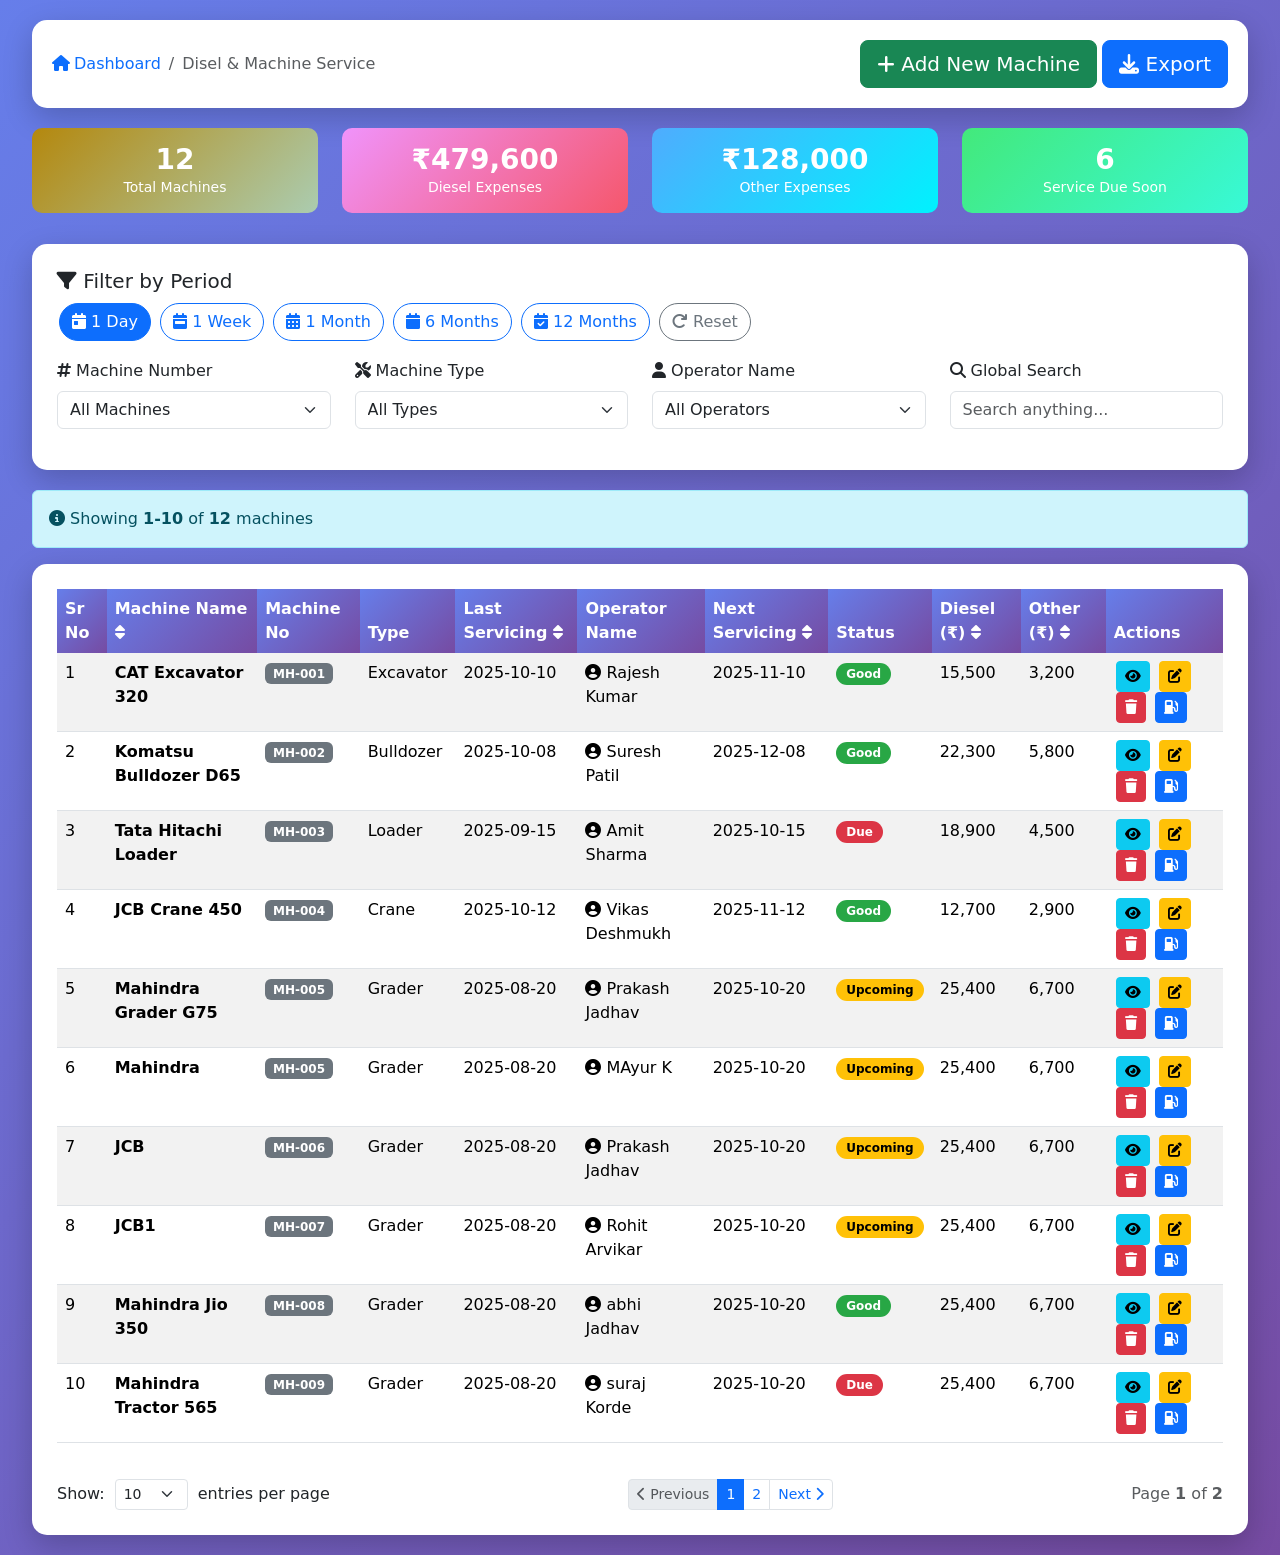
<file: Disel.html>
<!DOCTYPE html>
<html lang="en">

<head>
    <meta charset="UTF-8">
    <meta name="viewport" content="width=device-width, initial-scale=1.0">
    <title>Disel Tracker</title>
    <link href="https://cdn.jsdelivr.net/npm/bootstrap@5.3.0/dist/css/bootstrap.min.css" rel="stylesheet">
    <link href="https://cdnjs.cloudflare.com/ajax/libs/font-awesome/6.4.0/css/all.min.css" rel="stylesheet">
    <style>
        

        /* Body Styles */
        body {
            background: linear-gradient(135deg, #667eea 0%, #764ba2 100%);
            min-height: 100vh;
            padding: 20px;
        }

        .filter-card {
            background: white;
            border-radius: 15px;
            padding: 25px;
            margin-bottom: 20px;
            box-shadow: 0 10px 30px rgba(0, 0, 0, 0.2);
        }

        .table-card {
            background: white;
            border-radius: 15px;
            padding: 25px;
            box-shadow: 0 10px 30px rgba(0, 0, 0, 0.2);
        }

        .btn-period {
            margin: 2px;
            border-radius: 20px;
            font-weight: 500;
            transition: all 0.3s ease;
        }

        .btn-period:hover {
            transform: translateY(-2px);
            box-shadow: 0 5px 15px rgba(0, 0, 0, 0.2);
        }

        .btn-period.active {
            background-color: #0d6efd;
            color: white;
        }

        .action-btns button {
            margin: 0 2px;
            transition: all 0.3s ease;
        }

        .action-btns button:hover {
            transform: scale(1.1);
        }

        .header-section-main {
            background: white;
            border-radius: 15px;
            padding: 20px;
            margin-bottom: 20px;
            box-shadow: 0 10px 30px rgba(0, 0, 0, 0.2);
        }

        .header-section-main h2 {
            color: #667eea;
            font-weight: bold;
            margin: 0;
            text-align: center;
        }

        .stats-card {
            background: linear-gradient(135deg, #b4880e 0%, #abccb0 100%);
            color: white;
            border-radius: 10px;
            padding: 15px;
            text-align: center;
            margin-bottom: 15px;
        }

        .stats-card h4 {
            font-size: 28px;
            font-weight: bold;
            margin: 0;
        }

        .stats-card p {
            margin: 0;
            font-size: 14px;
        }

        .pagination-controls {
            display: flex;
            justify-content: space-between;
            align-items: center;
            margin-top: 20px;
            flex-wrap: wrap;
            gap: 15px;
        }

        .page-size-selector {
            display: flex;
            align-items: center;
            gap: 10px;
        }

        .table thead th {
            background: linear-gradient(135deg, #667eea 0%, #764ba2 100%);
            color: white;
            border: none;
            font-weight: 600;
        }

        .table-striped tbody tr:hover {
            background-color: #f0f0ff;
            cursor: pointer;
        }

        .badge-status {
            padding: 5px 10px;
            border-radius: 20px;
            font-size: 12px;
        }

        .status-due {
            background-color: #dc3545;
            color: white;
        }

        .status-upcoming {
            background-color: #ffc107;
            color: #000;
        }

        .status-good {
            background-color: #28a745;
            color: white;
        }

        .back-btn {
            margin-right: 15px;
        }

        .machine-details-modal {
            position: fixed;
            top: 0;
            left: 0;
            width: 100%;
            height: 100%;
            background-color: rgba(0, 0, 0, 0.7);
            display: flex;
            justify-content: center;
            align-items: center;
            z-index: 1000;
        }

        .machine-details-content {
            background: white;
            border-radius: 15px;
            padding: 25px;
            width: 90%;
            max-width: 600px;
            box-shadow: 0 10px 30px rgba(0, 0, 0, 0.3);
            position: relative;
            max-height: 90vh;
            overflow-y: auto;
        }

        .close-btn {
            position: absolute;
            top: 15px;
            right: 15px;
            background: none;
            border: none;
            font-size: 24px;
            cursor: pointer;
            color: #6c757d;
        }

        .close-btn:hover {
            color: #000;
        }

        .machine-details-header {
            margin-bottom: 20px;
            padding-bottom: 15px;
            border-bottom: 1px solid #dee2e6;
        }

        .machine-details-body {
            display: grid;
            grid-template-columns: 1fr 1fr;
            gap: 15px;
        }

        .detail-item {
            margin-bottom: 10px;
        }

        .detail-label {
            font-weight: bold;
            color: #6c757d;
            font-size: 0.9rem;
        }

        .detail-value {
            color: #495057;
        }

        .status-indicator {
            display: inline-block;
            width: 10px;
            height: 10px;
            border-radius: 50%;
            margin-right: 5px;
        }

        .status-online {
            background-color: #28a745;
        }

        .status-offline {
            background-color: #dc3545;
        }

        .location-link {
            color: #0d6efd;
            text-decoration: none;
        }

        .location-link:hover {
            text-decoration: underline;
        }

        .contact-info {
            font-size: 0.9rem;
            color: #6c757d;
        }

        .service-info {
            display: flex;
            flex-direction: column;
            gap: 5px;
        }

        .service-date {
            font-weight: bold;
            color: #495057;
        }

        @media (max-width: 768px) {
            .machine-details-body {
                grid-template-columns: 1fr;
            }

            .pagination-controls {
                flex-direction: column;
                align-items: flex-start;
            }

            .page-size-selector {
                margin-bottom: 10px;
            }

            .header-section-main .col-md-6:first-child {
                margin-bottom: 15px;
            }

            .header-section-main .col-md-6:last-child {
                text-align: center;
            }
        }
    </style>
</head>

<body>
    <!-- Header Section -->
  

    <div class="container-fluid">
        <!-- Main Header Section -->
        <div class="header-section-main">
            <div class="row align-items-center">
                <div class="col-md-6">
                    <nav aria-label="breadcrumb">
                        <ol class="breadcrumb mb-0">
                            <li onclick="navigateBacktoNndex()" class="breadcrumb-item"><a href="#"
                                    class="text-decoration-none"><i class="fas fa-home me-1"></i>Dashboard</a></li>
                            <li class="breadcrumb-item active" aria-current="page">Disel & Machine Service</li>
                        </ol>
                    </nav>


                </div>
                <div class="col-md-6 text-md-end">
                    <button class="btn btn-success btn-lg" onclick="addMachine()">
                        <i class="fas fa-plus"></i> Add New Machine
                    </button>
                    <button class="btn btn-primary btn-lg" onclick="exportData()">
                        <i class="fas fa-download"></i> Export
                    </button>
                </div>
            </div>
        </div>

        <!-- Stats Cards -->
        <div class="row mb-3">
            <div class="col-md-3">
                <div class="stats-card">
                    <h4 id="totalMachines">5</h4>
                    <p>Total Machines</p>
                </div>
            </div>
            <div class="col-md-3">
                <div class="stats-card" style="background: linear-gradient(135deg, #f093fb 0%, #f5576c 100%);">
                    <h4 id="totalDieselExpense">₹94,800</h4>
                    <p>Diesel Expenses</p>
                </div>
            </div>
            <div class="col-md-3">
                <div class="stats-card" style="background: linear-gradient(135deg, #4facfe 0%, #00f2fe 100%);">
                    <h4 id="totalOtherExpense">₹23,100</h4>
                    <p>Other Expenses</p>
                </div>
            </div>
            <div class="col-md-3">
                <div class="stats-card" style="background: linear-gradient(135deg, #43e97b 0%, #38f9d7 100%);">
                    <h4 id="serviceDue">2</h4>
                    <p>Service Due Soon</p>
                </div>
            </div>
        </div>

        <!-- Filter Section -->
        <div class="filter-card">
            <div class="row mb-3">
                <div class="col-md-12">
                    <h5><i class="fas fa-filter"></i> Filter by Period</h5>
                    <button class="btn btn-outline-primary btn-period active" onclick="filterByPeriod('1day')">
                        <i class="fas fa-calendar-day"></i> 1 Day
                    </button>
                    <button class="btn btn-outline-primary btn-period" onclick="filterByPeriod('1week')">
                        <i class="fas fa-calendar-week"></i> 1 Week
                    </button>
                    <button class="btn btn-outline-primary btn-period" onclick="filterByPeriod('1month')">
                        <i class="fas fa-calendar-alt"></i> 1 Month
                    </button>
                    <button class="btn btn-outline-primary btn-period" onclick="filterByPeriod('6month')">
                        <i class="fas fa-calendar"></i> 6 Months
                    </button>
                    <button class="btn btn-outline-primary btn-period" onclick="filterByPeriod('12month')">
                        <i class="fas fa-calendar-check"></i> 12 Months
                    </button>
                    <button class="btn btn-outline-secondary btn-period" onclick="resetFilters()">
                        <i class="fas fa-redo"></i> Reset
                    </button>
                </div>
            </div>

            <div class="row">
                <div class="col-md-3 mb-3">
                    <label class="form-label"><i class="fas fa-hashtag"></i> Machine Number</label>
                    <select class="form-select" id="machineNumber" onchange="applyFilters()">
                        <option value="">All Machines</option>
                        <option value="MH-001">MH-001</option>
                        <option value="MH-002">MH-002</option>
                        <option value="MH-003">MH-003</option>
                        <option value="MH-004">MH-004</option>
                        <option value="MH-005">MH-005</option>
                    </select>
                </div>
                <div class="col-md-3 mb-3">
                    <label class="form-label"><i class="fas fa-tools"></i> Machine Type</label>
                    <select class="form-select" id="machineType" onchange="applyFilters()">
                        <option value="">All Types</option>
                        <option value="Excavator">Excavator</option>
                        <option value="Bulldozer">Bulldozer</option>
                        <option value="Crane">Crane</option>
                        <option value="Loader">Loader</option>
                        <option value="Grader">Grader</option>
                    </select>
                </div>
                <div class="col-md-3 mb-3">
                    <label class="form-label"><i class="fas fa-user"></i> Operator Name</label>
                    <select class="form-select" id="operatorName" onchange="applyFilters()">
                        <option value="">All Operators</option>
                        <option value="Rajesh Kumar">Rajesh Kumar</option>
                        <option value="Suresh Patil">Suresh Patil</option>
                        <option value="Amit Sharma">Amit Sharma</option>
                        <option value="Vikas Deshmukh">Vikas Deshmukh</option>
                        <option value="Prakash Jadhav">Prakash Jadhav</option>
                    </select>
                </div>
                <div class="col-md-3 mb-3">
                    <label class="form-label"><i class="fas fa-search"></i> Global Search</label>
                    <input type="text" class="form-control" id="globalSearch" placeholder="Search anything..."
                        onkeyup="applyFilters()">
                </div>
            </div>
        </div>

        <!-- Results Info -->
        <div class="mb-3">
            <div class="alert alert-info">
                <i class="fas fa-info-circle"></i> Showing <strong><span id="showingCount">5</span></strong> of
                <strong><span id="totalCount">5</span></strong> machines
            </div>
        </div>

        <!-- Table Section -->
        <div class="table-card">
            <div class="table-responsive">
                <table class="table table-striped table-hover">
                    <thead class="table-dark">
                        <tr>
                            <th>Sr No</th>
                            <th>Machine Name <i class="fas fa-sort" style="cursor:pointer"
                                    onclick="sortTable('name')"></i></th>
                            <th>Machine No</th>
                            <th>Type</th>
                            <th>Last Servicing <i class="fas fa-sort" style="cursor:pointer"
                                    onclick="sortTable('lastService')"></i></th>
                            <th>Operator Name</th>
                            <th>Next Servicing <i class="fas fa-sort" style="cursor:pointer"
                                    onclick="sortTable('nextService')"></i></th>
                            <th>Status</th>
                            <th>Diesel (₹) <i class="fas fa-sort" style="cursor:pointer"
                                    onclick="sortTable('diesel')"></i></th>
                            <th>Other (₹) <i class="fas fa-sort" style="cursor:pointer"
                                    onclick="sortTable('other')"></i></th>
                            <th>Actions</th>
                        </tr>
                    </thead>
                    <tbody id="machineTableBody">
                        <!-- Sample Data -->
                        <tr>
                            <td>1</td>
                            <td><strong>CAT Excavator 320</strong></td>
                            <td><span class="badge bg-secondary">MH-001</span></td>
                            <td>Excavator</td>
                            <td>2025-10-10</td>
                            <td><i class="fas fa-user-circle"></i> Rajesh Kumar</td>
                            <td>2025-11-10</td>
                            <td><span class="badge badge-status status-good">Good</span></td>
                            <td>15,500</td>
                            <td>3,200</td>
                            <td class="action-btns">
                                <button class="btn btn-sm btn-info" onclick="viewDetails(1)" title="View Details"><i
                                        class="fas fa-eye"></i></button>
                                <button class="btn btn-sm btn-warning" onclick="editMachine(1)" title="Edit"><i
                                        class="fas fa-edit"></i></button>
                                <button class="btn btn-sm btn-danger" onclick="deleteMachine(1)" title="Delete"><i
                                        class="fas fa-trash"></i></button>
                                <button class="btn btn-sm btn-primary" onclick="addDiesel(1)" title="Add Diesel"><i
                                        class="fas fa-gas-pump"></i></button>
                            </td>
                        </tr>
                        <tr>
                            <td>2</td>
                            <td><strong>Komatsu Bulldozer D65</strong></td>
                            <td><span class="badge bg-secondary">MH-002</span></td>
                            <td>Bulldozer</td>
                            <td>2025-10-08</td>
                            <td><i class="fas fa-user-circle"></i> Suresh Patil</td>
                            <td>2025-12-08</td>
                            <td><span class="badge badge-status status-good">Good</span></td>
                            <td>22,300</td>
                            <td>5,800</td>
                            <td class="action-btns">
                                <button class="btn btn-sm btn-info" onclick="viewDetails(2)" title="View Details"><i
                                        class="fas fa-eye"></i></button>
                                <button class="btn btn-sm btn-warning" onclick="editMachine(2)" title="Edit"><i
                                        class="fas fa-edit"></i></button>
                                <button class="btn btn-sm btn-danger" onclick="deleteMachine(2)" title="Delete"><i
                                        class="fas fa-trash"></i></button>
                                <button class="btn btn-sm btn-primary" onclick="addDiesel(2)" title="Add Diesel"><i
                                        class="fas fa-gas-pump"></i></button>
                            </td>
                        </tr>
                        <tr>
                            <td>3</td>
                            <td><strong>Tata Hitachi Loader</strong></td>
                            <td><span class="badge bg-secondary">MH-003</span></td>
                            <td>Loader</td>
                            <td>2025-09-15</td>
                            <td><i class="fas fa-user-circle"></i> Amit Sharma</td>
                            <td>2025-10-15</td>
                            <td><span class="badge badge-status status-due">Due</span></td>
                            <td>18,900</td>
                            <td>4,500</td>
                            <td class="action-btns">
                                <button class="btn btn-sm btn-info" onclick="viewDetails(3)" title="View Details"><i
                                        class="fas fa-eye"></i></button>
                                <button class="btn btn-sm btn-warning" onclick="editMachine(3)" title="Edit"><i
                                        class="fas fa-edit"></i></button>
                                <button class="btn btn-sm btn-danger" onclick="deleteMachine(3)" title="Delete"><i
                                        class="fas fa-trash"></i></button>
                                <button class="btn btn-sm btn-primary" onclick="addDiesel(3)" title="Add Diesel"><i
                                        class="fas fa-gas-pump"></i></button>
                            </td>
                        </tr>
                        <tr>
                            <td>4</td>
                            <td><strong>JCB Crane 450</strong></td>
                            <td><span class="badge bg-secondary">MH-004</span></td>
                            <td>Crane</td>
                            <td>2025-10-12</td>
                            <td><i class="fas fa-user-circle"></i> Vikas Deshmukh</td>
                            <td>2025-11-12</td>
                            <td><span class="badge badge-status status-good">Good</span></td>
                            <td>12,700</td>
                            <td>2,900</td>
                            <td class="action-btns">
                                <button class="btn btn-sm btn-info" onclick="viewDetails(4)" title="View Details"><i
                                        class="fas fa-eye"></i></button>
                                <button class="btn btn-sm btn-warning" onclick="editMachine(4)" title="Edit"><i
                                        class="fas fa-edit"></i></button>
                                <button class="btn btn-sm btn-danger" onclick="deleteMachine(4)" title="Delete"><i
                                        class="fas fa-trash"></i></button>
                                <button class="btn btn-sm btn-primary" onclick="addDiesel(4)" title="Add Diesel"><i
                                        class="fas fa-gas-pump"></i></button>
                            </td>
                        </tr>
                        <tr>
                            <td>5</td>
                            <td><strong>Mahindra Grader G75</strong></td>
                            <td><span class="badge bg-secondary">MH-005</span></td>
                            <td>Grader</td>
                            <td>2025-08-20</td>
                            <td><i class="fas fa-user-circle"></i> Prakash Jadhav</td>
                            <td>2025-10-20</td>
                            <td><span class="badge badge-status status-upcoming">Upcoming</span></td>
                            <td>25,400</td>
                            <td>6,700</td>
                            <td class="action-btns">
                                <button class="btn btn-sm btn-info" onclick="viewDetails(5)" title="View Details"><i
                                        class="fas fa-eye"></i></button>
                                <button class="btn btn-sm btn-warning" onclick="editMachine(5)" title="Edit"><i
                                        class="fas fa-edit"></i></button>
                                <button class="btn btn-sm btn-danger" onclick="deleteMachine(5)" title="Delete"><i
                                        class="fas fa-trash"></i></button>
                                <button class="btn btn-sm btn-primary" onclick="addDiesel(5)" title="Add Diesel"><i
                                        class="fas fa-gas-pump"></i></button>
                            </td>
                        </tr>
                    </tbody>
                </table>
            </div>

            <!-- Pagination Controls -->
            <div class="pagination-controls">
                <div class="page-size-selector">
                    <label>Show:</label>
                    <select class="form-select form-select-sm" id="pageSize" onchange="changePageSize()"
                        style="width: auto;">
                        <option value="10">10</option>
                        <option value="25">25</option>
                        <option value="50">50</option>
                        <option value="100">100</option>
                        <option value="250">250</option>
                        <option value="500">500</option>
                    </select>
                    <span>entries per page</span>
                </div>

                <nav aria-label="Page navigation">
                    <ul class="pagination pagination-sm mb-0" id="paginationList">
                        <li class="page-item disabled">
                            <a class="page-link" href="#" onclick="goToPage('prev')">
                                <i class="fas fa-chevron-left"></i> Previous
                            </a>
                        </li>
                        <li class="page-item active"><a class="page-link" href="#" onclick="goToPage(1)">1</a></li>
                        <li class="page-item"><a class="page-link" href="#" onclick="goToPage(2)">2</a></li>
                        <li class="page-item"><a class="page-link" href="#" onclick="goToPage(3)">3</a></li>
                        <li class="page-item">
                            <a class="page-link" href="#" onclick="goToPage('next')">
                                Next <i class="fas fa-chevron-right"></i>
                            </a>
                        </li>
                    </ul>
                </nav>

                <div>
                    <span class="text-muted">Page <strong id="currentPage">1</strong> of <strong
                            id="totalPages">1</strong></span>
                </div>
            </div>
        </div>
    </div>

    <!-- Machine Details Modal -->
    <div class="machine-details-modal" id="machineDetailsModal" style="display: none;">
        <div class="machine-details-content">
            <button class="close-btn" onclick="closeMachineDetails()">&times;</button>
            <div class="machine-details-header">
                <h3 id="machineModalTitle">Machine Details</h3>
            </div>
            <div class="machine-details-body">
                <div class="detail-item">
                    <div class="detail-label">Machine Name</div>
                    <div class="detail-value" id="detailMachineName">-</div>
                </div>
                <div class="detail-item">
                    <div class="detail-label">Machine Number</div>
                    <div class="detail-value" id="detailMachineNo">-</div>
                </div>
                <div class="detail-item">
                    <div class="detail-label">Type</div>
                    <div class="detail-value" id="detailType">-</div>
                </div>
                <div class="detail-item">
                    <div class="detail-label">Operator</div>
                    <div class="detail-value">
                        <div id="detailOperator">-</div>
                        <div class="contact-info" id="detailOperatorContact">-</div>
                    </div>
                </div>
                <div class="detail-item">
                    <div class="detail-label">Current Location</div>
                    <div class="detail-value">
                        <a href="#" class="location-link" id="detailLocationLink" target="_blank">View Live Location</a>
                    </div>
                </div>
                <div class="detail-item">
                    <div class="detail-label">Status</div>
                    <div class="detail-value">
                        <span class="status-indicator" id="detailStatusIndicator"></span>
                        <span id="detailStatus">-</span>
                    </div>
                </div>
                <div class="detail-item">
                    <div class="detail-label">Today's Start Time</div>
                    <div class="detail-value" id="detailStartTime">-</div>
                </div>
                <div class="detail-item">
                    <div class="detail-label">Working Hours Today</div>
                    <div class="detail-value" id="detailWorkingHours">-</div>
                </div>
                <div class="detail-item">
                    <div class="detail-label">Last Online</div>
                    <div class="detail-value" id="detailLastOnline">-</div>
                </div>
                <div class="detail-item">
                    <div class="detail-label">Service Information</div>
                    <div class="detail-value service-info">
                        <div><span class="detail-label">Next Service:</span> <span class="service-date"
                                id="detailNextService">-</span></div>
                        <div><span class="detail-label">Last Service:</span> <span class="service-date"
                                id="detailLastService">-</span></div>
                    </div>
                </div>
                <div class="detail-item">
                    <div class="detail-label">Diesel Expenses</div>
                    <div class="detail-value" id="detailDiesel">-</div>
                </div>
                <div class="detail-item">
                    <div class="detail-label">Other Expenses</div>
                    <div class="detail-value" id="detailOther">-</div>
                </div>
            </div>
        </div>
    </div>

    <script src="https://cdn.jsdelivr.net/npm/bootstrap@5.3.0/dist/js/bootstrap.bundle.min.js"></script>
    <script>
        // Sample data for demonstration
        let allMachines = [
            {
                id: 1,
                name: 'CAT Excavator 320',
                machineNo: 'MH-001',
                type: 'Excavator',
                lastService: '2025-10-10',
                operator: 'Rajesh Kumar',
                operatorContact: '+91 98765 43210',
                nextService: '2025-11-10',
                diesel: 15500,
                other: 3200,
                status: 'Good',
                location: 'Site A, Mumbai',
                locationLink: 'https://maps.google.com/?q=19.0760,72.8777',
                online: true,
                startTime: '08:00 AM',
                workingHours: '6h 30m',
                lastOnline: '5 minutes ago'
            },
            {
                id: 2,
                name: 'Komatsu Bulldozer D65',
                machineNo: 'MH-002',
                type: 'Bulldozer',
                lastService: '2025-10-08',
                operator: 'Suresh Patil',
                operatorContact: '+91 98765 43211',
                nextService: '2025-12-08',
                diesel: 22300,
                other: 5800,
                status: 'Good',
                location: 'Site B, Pune',
                locationLink: 'https://maps.google.com/?q=18.5204,73.8567',
                online: true,
                startTime: '07:45 AM',
                workingHours: '7h 15m',
                lastOnline: '2 minutes ago'
            },
            {
                id: 3,
                name: 'Tata Hitachi Loader',
                machineNo: 'MH-003',
                type: 'Loader',
                lastService: '2025-09-15',
                operator: 'Amit Sharma',
                operatorContact: '+91 98765 43212',
                nextService: '2025-10-15',
                diesel: 18900,
                other: 4500,
                status: 'Due',
                location: 'Site C, Nagpur',
                locationLink: 'https://maps.google.com/?q=21.1458,79.0882',
                online: false,
                startTime: 'Not started',
                workingHours: '0h 0m',
                lastOnline: '2 hours ago'
            },
            {
                id: 4,
                name: 'JCB Crane 450',
                machineNo: 'MH-004',
                type: 'Crane',
                lastService: '2025-10-12',
                operator: 'Vikas Deshmukh',
                operatorContact: '+91 98765 43213',
                nextService: '2025-11-12',
                diesel: 12700,
                other: 2900,
                status: 'Good',
                location: 'Site D, Nashik',
                locationLink: 'https://maps.google.com/?q=20.0059,73.7910',
                online: true,
                startTime: '08:30 AM',
                workingHours: '5h 45m',
                lastOnline: '10 minutes ago'
            },
            {
                id: 5,
                name: 'Mahindra Grader G75',
                machineNo: 'MH-005',
                type: 'Grader',
                lastService: '2025-08-20',
                operator: 'Prakash Jadhav',
                operatorContact: '+91 98765 43214',
                nextService: '2025-10-20',
                diesel: 25400,
                other: 6700,
                status: 'Upcoming',
                location: 'Site E, Aurangabad',
                locationLink: 'https://maps.google.com/?q=19.8762,75.3433',
                online: true,
                startTime: '07:15 AM',
                workingHours: '8h 0m',
                lastOnline: 'Just now'
            },
            {
                id: 5,
                name: 'Mahindra',
                machineNo: 'MH-005',
                type: 'Grader',
                lastService: '2025-08-20',
                operator: 'MAyur  K',
                operatorContact: '+91 98765 43214',
                nextService: '2025-10-20',
                diesel: 25400,
                other: 6700,
                status: 'Upcoming',
                location: 'Site E, Aurangabad',
                locationLink: 'https://maps.google.com/?q=19.8762,75.3433',
                online: true,
                startTime: '07:15 AM',
                workingHours: '8h 0m',
                lastOnline: 'Just now'
            },
            {
                id: 6,
                name: 'JCB',
                machineNo: 'MH-006',
                type: 'Grader',
                lastService: '2025-08-20',
                operator: 'Prakash Jadhav',
                operatorContact: '+91 98765 43214',
                nextService: '2025-10-20',
                diesel: 25400,
                other: 6700,
                status: 'Upcoming',
                location: 'Site E, pune',
                locationLink: 'https://maps.google.com/?q=19.8762,75.3433',
                online: true,
                startTime: '07:15 AM',
                workingHours: '8h 0m',
                lastOnline: 'Just now'
            },
            {
                id: 7,
                name: 'JCB1',
                machineNo: 'MH-007',
                type: 'Grader',
                lastService: '2025-08-20',
                operator: 'Rohit Arvikar',
                operatorContact: '+91 98765 43214',
                nextService: '2025-10-20',
                diesel: 25400,
                other: 6700,
                status: 'Upcoming',
                location: 'Site E, Pune',
                locationLink: 'https://maps.google.com/?q=19.8762,75.3433',
                online: true,
                startTime: '07:15 AM',
                workingHours: '8h 0m',
                lastOnline: 'Just now'
            },
            {
                id: 8,
                name: 'Mahindra Jio 350',
                machineNo: 'MH-008',
                type: 'Grader',
                lastService: '2025-08-20',
                operator: 'abhi Jadhav',
                operatorContact: '+91 98765 43214',
                nextService: '2025-10-20',
                diesel: 25400,
                other: 6700,
                status: 'Good',
                location: 'Site E, Mumbai',
                locationLink: 'https://maps.google.com/?q=19.8762,75.3433',
                online: true,
                startTime: '07:15 AM',
                workingHours: '8h 0m',
                lastOnline: 'Just now'
            },
            {
                id: 9,
                name: 'Mahindra Tractor 565',
                machineNo: 'MH-009',
                type: 'Grader',
                lastService: '2025-08-20',
                operator: 'suraj Korde',
                operatorContact: '+91 98765 43214',
                nextService: '2025-10-20',
                diesel: 25400,
                other: 6700,
                status: 'Due',
                location: 'Site E, Manchar',
                locationLink: 'https://maps.google.com/?q=19.8762,75.3433',
                online: true,
                startTime: '07:15 AM',
                workingHours: '8h 0m',
                lastOnline: 'Just now'
            },
            {
                id: 10,
                name: ' SWaraj 350',
                machineNo: 'MH-010',
                type: 'Grader',
                lastService: '2025-08-20',
                operator: 'SK',
                operatorContact: '+91 98765 43214',
                nextService: '2025-10-20',
                diesel: 25400,
                other: 6700,
                status: 'Good',
                location: 'Site E, Aurangabad',
                locationLink: 'https://maps.google.com/?q=19.8762,75.3433',
                online: true,
                startTime: '07:15 AM',
                workingHours: '8h 0m',
                lastOnline: 'Just now'
            },
            {
                id: 11,
                name: 'Mahindra Jio 350 ',
                machineNo: 'MH-0011',
                type: 'Grader',
                lastService: '2025-08-20',
                operator: 'Sunny patil',
                operatorContact: '+91 98765 43214',
                nextService: '2025-10-20',
                diesel: 232400,
                other: 64700,
                status: 'Good',
                location: 'Site E, Mumabai',
                locationLink: 'https://maps.google.com/?q=19.8762,75.3433',
                online: true,
                startTime: '07:15 AM',
                workingHours: '8h 0m',
                lastOnline: 'Just now'
            },
        ];

        let filteredMachines = [...allMachines];
        let currentPage = 1;
        let pageSize = 10;
        let currentPeriod = '1day';
        let sortColumn = '';
        let sortDirection = 'asc';

        function filterByPeriod(period) {
            currentPeriod = period;
            document.querySelectorAll('.btn-period').forEach(btn => {
                btn.classList.remove('active');
            });
            event.target.classList.add('active');
            applyFilters();
        }

        function resetFilters() {
            document.getElementById('machineNumber').value = '';
            document.getElementById('machineType').value = '';
            document.getElementById('operatorName').value = '';
            document.getElementById('globalSearch').value = '';
            currentPeriod = '1day';
            document.querySelectorAll('.btn-period').forEach(btn => btn.classList.remove('active'));
            document.querySelector('.btn-period').classList.add('active');
            applyFilters();
        }

        function applyFilters() {
            const machineNo = document.getElementById('machineNumber').value.toLowerCase();
            const machineType = document.getElementById('machineType').value.toLowerCase();
            const operatorName = document.getElementById('operatorName').value.toLowerCase();
            const globalSearch = document.getElementById('globalSearch').value.toLowerCase();

            filteredMachines = allMachines.filter(machine => {
                const matchMachineNo = machineNo === '' || machine.machineNo.toLowerCase() === machineNo;
                const matchType = machineType === '' || machine.type.toLowerCase() === machineType;
                const matchOperator = operatorName === '' || machine.operator.toLowerCase() === operatorName;
                const matchGlobal = globalSearch === '' ||
                    machine.name.toLowerCase().includes(globalSearch) ||
                    machine.machineNo.toLowerCase().includes(globalSearch) ||
                    machine.operator.toLowerCase().includes(globalSearch) ||
                    machine.type.toLowerCase().includes(globalSearch);

                return matchMachineNo && matchType && matchOperator && matchGlobal;
            });

            currentPage = 1;
            updateTable();
            updateStats();
        }

        function sortTable(column) {
            if (sortColumn === column) {
                sortDirection = sortDirection === 'asc' ? 'desc' : 'asc';
            } else {
                sortColumn = column;
                sortDirection = 'asc';
            }

            filteredMachines.sort((a, b) => {
                let aVal, bVal;

                switch (column) {
                    case 'name':
                        aVal = a.name;
                        bVal = b.name;
                        break;
                    case 'lastService':
                        aVal = new Date(a.lastService);
                        bVal = new Date(b.lastService);
                        break;
                    case 'nextService':
                        aVal = new Date(a.nextService);
                        bVal = new Date(b.nextService);
                        break;
                    case 'diesel':
                        aVal = a.diesel;
                        bVal = b.diesel;
                        break;
                    case 'other':
                        aVal = a.other;
                        bVal = b.other;
                        break;
                    default:
                        return 0;
                }

                if (aVal < bVal) return sortDirection === 'asc' ? -1 : 1;
                if (aVal > bVal) return sortDirection === 'asc' ? 1 : -1;
                return 0;
            });

            updateTable();
        }

        function updateTable() {
            const tbody = document.getElementById('machineTableBody');
            const start = (currentPage - 1) * pageSize;
            const end = start + pageSize;
            const pageData = filteredMachines.slice(start, end);

            tbody.innerHTML = pageData.map((machine, index) => {
                const statusClass = machine.status === 'Due' ? 'status-due' :
                    machine.status === 'Upcoming' ? 'status-upcoming' : 'status-good';

                return `
                    <tr onclick="showMachineDetails(${machine.id})">
                        <td>${start + index + 1}</td>
                        <td><strong>${machine.name}</strong></td>
                        <td><span class="badge bg-secondary">${machine.machineNo}</span></td>
                        <td>${machine.type}</td>
                        <td>${machine.lastService}</td>
                        <td><i class="fas fa-user-circle"></i> ${machine.operator}</td>
                        <td>${machine.nextService}</td>
                        <td><span class="badge badge-status ${statusClass}">${machine.status}</span></td>
                        <td>${machine.diesel.toLocaleString()}</td>
                        <td>${machine.other.toLocaleString()}</td>
                        <td class="action-btns">
                            <button class="btn btn-sm btn-info" onclick="viewDetails(${machine.id})" title="View Details"><i class="fas fa-eye"></i></button>
                            <button class="btn btn-sm btn-warning" onclick="editMachine(${machine.id})" title="Edit"><i class="fas fa-edit"></i></button>
                            <button class="btn btn-sm btn-danger" onclick="deleteMachine(${machine.id})" title="Delete"><i class="fas fa-trash"></i></button>
                            <button class="btn btn-sm btn-primary" onclick="addDiesel(${machine.id})" title="Add Diesel"><i class="fas fa-gas-pump"></i></button>
                        </td>
                    </tr>
                `;
            }).join('');

            updatePagination();
            updateCounts();
        }

        function updatePagination() {
            const totalPages = Math.ceil(filteredMachines.length / pageSize);
            document.getElementById('currentPage').textContent = currentPage;
            document.getElementById('totalPages').textContent = totalPages;

            const paginationList = document.getElementById('paginationList');
            let paginationHTML = '';

            // Previous button
            paginationHTML += `
                <li class="page-item ${currentPage === 1 ? 'disabled' : ''}">
                    <a class="page-link" href="#" onclick="goToPage('prev'); return false;">
                        <i class="fas fa-chevron-left"></i> Previous
                    </a>
                </li>
            `;

            // Page numbers
            let startPage = Math.max(1, currentPage - 2);
            let endPage = Math.min(totalPages, currentPage + 2);

            if (startPage > 1) {
                paginationHTML += `<li class="page-item"><a class="page-link" href="#" onclick="goToPage(1); return false;">1</a></li>`;
                if (startPage > 2) {
                    paginationHTML += `<li class="page-item disabled"><a class="page-link" href="#">...</a></li>`;
                }
            }

            for (let i = startPage; i <= endPage; i++) {
                paginationHTML += `
                    <li class="page-item ${i === currentPage ? 'active' : ''}">
                        <a class="page-link" href="#" onclick="goToPage(${i}); return false;">${i}</a>
                    </li>
                `;
            }

            if (endPage < totalPages) {
                if (endPage < totalPages - 1) {
                    paginationHTML += `<li class="page-item disabled"><a class="page-link" href="#">...</a></li>`;
                }
                paginationHTML += `<li class="page-item"><a class="page-link" href="#" onclick="goToPage(${totalPages}); return false;">${totalPages}</a></li>`;
            }

            // Next button
            paginationHTML += `
                <li class="page-item ${currentPage === totalPages ? 'disabled' : ''}">
                    <a class="page-link" href="#" onclick="goToPage('next'); return false;">
                        Next <i class="fas fa-chevron-right"></i>
                    </a>
                </li>
            `;

            paginationList.innerHTML = paginationHTML;
        }

        function goToPage(page) {
            const totalPages = Math.ceil(filteredMachines.length / pageSize);

            if (page === 'prev' && currentPage > 1) {
                currentPage--;
            } else if (page === 'next' && currentPage < totalPages) {
                currentPage++;
            } else if (typeof page === 'number') {
                currentPage = page;
            }

            updateTable();
            window.scrollTo({ top: 0, behavior: 'smooth' });
        }

        function changePageSize() {
            pageSize = parseInt(document.getElementById('pageSize').value);
            currentPage = 1;
            updateTable();
        }

        function updateCounts() {
            const start = (currentPage - 1) * pageSize + 1;
            const end = Math.min(start + pageSize - 1, filteredMachines.length);
            document.getElementById('showingCount').textContent = filteredMachines.length > 0 ? `${start}-${end}` : '0';
            document.getElementById('totalCount').textContent = filteredMachines.length;
        }

        function updateStats() {
            const totalDiesel = filteredMachines.reduce((sum, m) => sum + m.diesel, 0);
            const totalOther = filteredMachines.reduce((sum, m) => sum + m.other, 0);
            const serviceDue = filteredMachines.filter(m => m.status === 'Due' || m.status === 'Upcoming').length;

            document.getElementById('totalMachines').textContent = filteredMachines.length;
            document.getElementById('totalDieselExpense').textContent = '₹' + totalDiesel.toLocaleString();
            document.getElementById('totalOtherExpense').textContent = '₹' + totalOther.toLocaleString();
            document.getElementById('serviceDue').textContent = serviceDue;
        }

        function addMachine() {
            alert('Add Machine Modal will open here.\n\nIntegrate with your backend to add new machines.');
        }

        function viewDetails(id) {
            const machine = allMachines.find(m => m.id === id);
            if (machine) {
                alert(`Machine Details:\n\nName: ${machine.name}\nMachine No: ${machine.machineNo}\nType: ${machine.type}\nOperator: ${machine.operator}\nLast Service: ${machine.lastService}\nNext Service: ${machine.nextService}\nDiesel Expense: ₹${machine.diesel.toLocaleString()}\nOther Expense: ₹${machine.other.toLocaleString()}\nStatus: ${machine.status}`);
            }
        }

        function showMachineDetails(id) {
            const machine = allMachines.find(m => m.id === id);
            if (machine) {
                document.getElementById('machineModalTitle').textContent = machine.name;
                document.getElementById('detailMachineName').textContent = machine.name;
                document.getElementById('detailMachineNo').textContent = machine.machineNo;
                document.getElementById('detailType').textContent = machine.type;
                document.getElementById('detailOperator').textContent = machine.operator;
                document.getElementById('detailOperatorContact').textContent = machine.operatorContact;
                document.getElementById('detailLocationLink').href = machine.locationLink;
                document.getElementById('detailStatus').textContent = machine.online ? 'Online' : 'Offline';
                document.getElementById('detailStatusIndicator').className = machine.online ? 'status-indicator status-online' : 'status-indicator status-offline';
                document.getElementById('detailStartTime').textContent = machine.startTime;
                document.getElementById('detailWorkingHours').textContent = machine.workingHours;
                document.getElementById('detailLastOnline').textContent = machine.lastOnline;
                document.getElementById('detailLastService').textContent = machine.lastService;
                document.getElementById('detailNextService').textContent = machine.nextService;
                document.getElementById('detailDiesel').textContent = '₹' + machine.diesel.toLocaleString();
                document.getElementById('detailOther').textContent = '₹' + machine.other.toLocaleString();

                document.getElementById('machineDetailsModal').style.display = 'flex';
            }
        }

        function closeMachineDetails() {
            document.getElementById('machineDetailsModal').style.display = 'none';
        }

        function editMachine(id) {
            alert(`Edit Machine ID: ${id}\n\nEdit form will open here. Integrate with your backend.`);
        }

        function deleteMachine(id) {
            if (confirm('Are you sure you want to delete this machine?')) {
                const index = allMachines.findIndex(m => m.id === id);
                if (index > -1) {
                    allMachines.splice(index, 1);
                    applyFilters();
                    alert('Machine deleted successfully!');
                }
            }
        }

        function addDiesel(id) {
            const amount = prompt('Enter diesel expense amount (₹):');
            if (amount && !isNaN(amount)) {
                const machine = allMachines.find(m => m.id === id);
                if (machine) {
                    machine.diesel += parseInt(amount);
                    updateTable();
                    updateStats();
                    alert(`Added diesel expense ₹${parseInt(amount).toLocaleString()} for ${machine.name}`);
                }
            }
        }

        function exportData() {
            alert('Export functionality:\n\n- Export to Excel\n- Export to PDF\n- Export to CSV\n\nIntegrate with your backend for actual export.');
        }

        function goBack() {
            window.location.href = 'index.html';
        }
        function navigateBacktoNndex() {
            // Navigate to contact.html when the card is clicked
            window.location.href = 'index.html';
        }

        // Initialize on page load
        window.onload = function () {
            updateTable();
            updateStats();
        };


    </script>
</body>

</html>
</file>
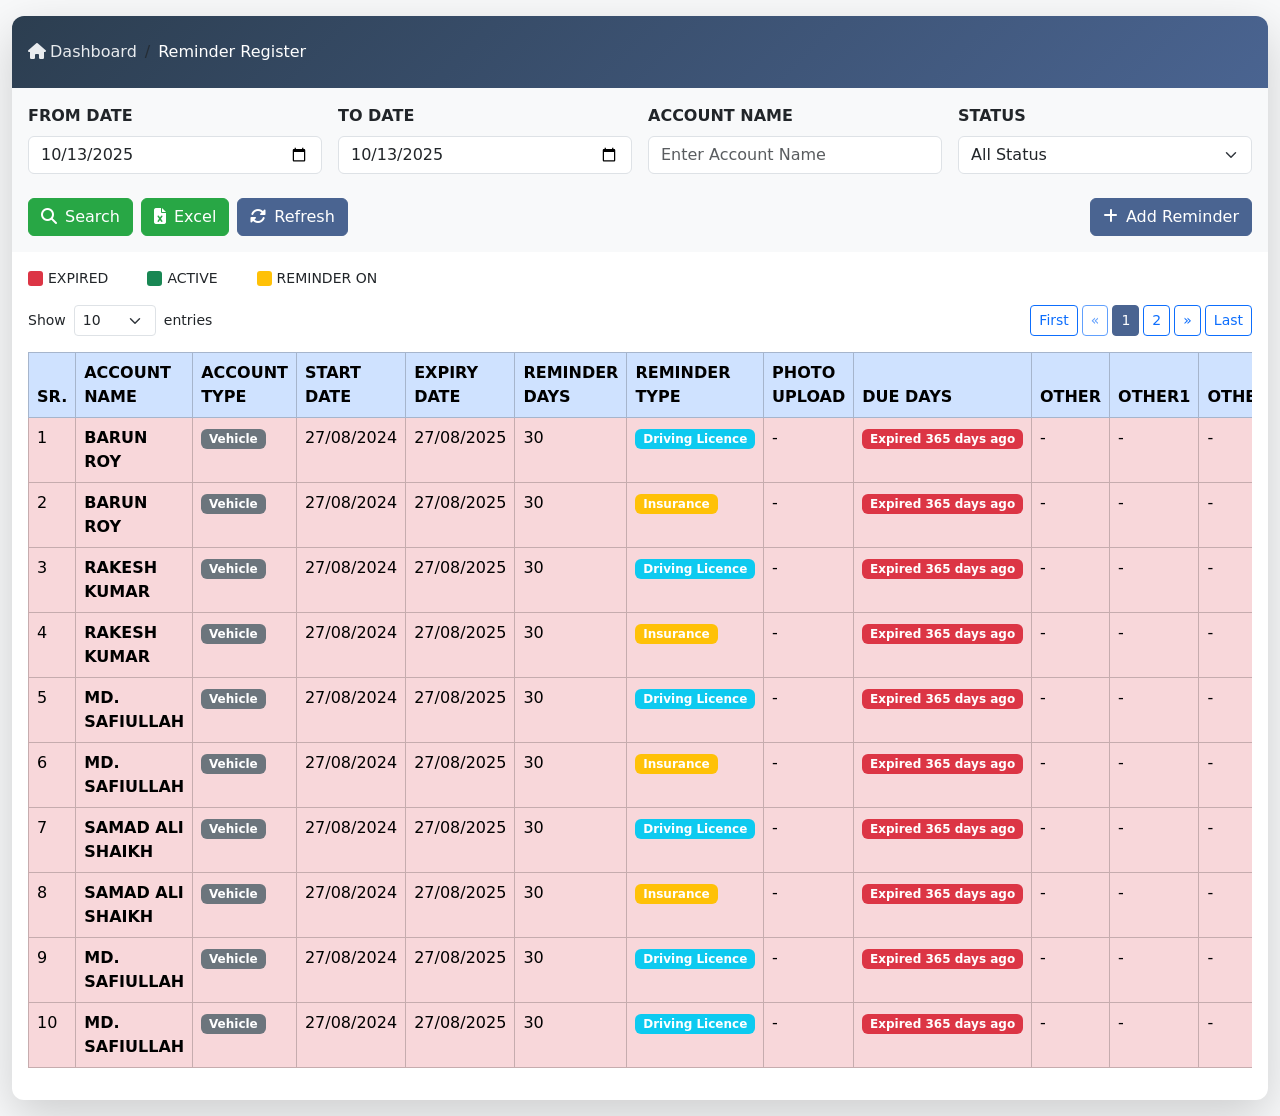
<file: remainder.html>
<!DOCTYPE html>
<html lang="en">
<head>
    <meta charset="UTF-8">
    <meta name="viewport" content="width=device-width, initial-scale=1.0">
    <title>Reminder Register</title>
    <link href="https://cdnjs.cloudflare.com/ajax/libs/bootstrap/5.3.2/css/bootstrap.min.css" rel="stylesheet">
    <link href="https://cdnjs.cloudflare.com/ajax/libs/font-awesome/6.4.2/css/all.min.css" rel="stylesheet">
    <style>
        :root {
            --expired-color: #f8d7da;
            --active-color: #d1eddd;
            --reminder-color: #fff3cd;
        }
        
        .card {
            border-radius: 12px;
            overflow: hidden;
        }
        
        .card-header {
            background: linear-gradient(135deg, #2c3e50, #4a6491) !important;
            border-bottom: none;
        }
        
        .breadcrumb-item a {
            color: #e9ecef !important;
            transition: color 0.3s;
        }
        
        .breadcrumb-item a:hover {
            color: white !important;
        }
        
        .breadcrumb-item.active {
            color: white !important;
        }
        
        .table-danger {
            background-color: var(--expired-color);
        }
        
        .table-success {
            background-color: var(--active-color);
        }
        
        .table-warning {
            background-color: var(--reminder-color);
        }
        
        .status-indicator {
            width: 12px;
            height: 12px;
            border-radius: 50%;
            display: inline-block;
            margin-right: 5px;
        }
        
        .expired-indicator {
            background-color: #dc3545;
        }
        
        .active-indicator {
            background-color: #198754;
        }
        
        .reminder-indicator {
            background-color: #ffc107;
        }
        
        .btn-success {
            background-color: #28a745;
            border-color: #28a745;
        }
        
        .btn-primary {
            background-color: #4a6491;
            border-color: #4a6491;
        }
        
        .table-hover tbody tr:hover {
            transform: translateY(-2px);
            box-shadow: 0 4px 8px rgba(0,0,0,0.1);
            transition: all 0.3s ease;
        }
        
        .badge {
            font-size: 0.75em;
        }
        
        .form-control:focus, .form-select:focus {
            border-color: #4a6491;
            box-shadow: 0 0 0 0.2rem rgba(74, 100, 145, 0.25);
        }
        
        .pagination .page-item.active .page-link {
            background-color: #4a6491;
            border-color: #4a6491;
        }
        
        .legend-item {
            display: flex;
            align-items: center;
            margin-right: 15px;
        }
        
        .legend-color {
            width: 15px;
            height: 15px;
            border-radius: 3px;
            margin-right: 5px;
        }
    </style>
</head>
<body class="bg-light">
    <div class="container-fluid py-3">
        <div class="card shadow-lg border-0">
            <!-- Header -->
            <div class="card-header bg-white text-white py-4">
                <nav aria-label="breadcrumb">
                    <ol class="breadcrumb mb-0">
                        <li class="breadcrumb-item"><a href="#" class="text-decoration-none" onclick="navigateBacktoIndex()">
                            <i class="fas fa-home me-1"></i>Dashboard
                        </a></li>
                        <li class="breadcrumb-item active" aria-current="page">Reminder Register</li>
                    </ol>
                </nav>
            </div>
            
            <!-- Filter Section -->
            <div class="card-body bg-light">
                <div class="row g-3 align-items-end mb-4">
                    <div class="col-md-3">
                        <label class="form-label fw-semibold">FROM DATE</label>
                        <input type="date" class="form-control" id="fromDate" value="2025-10-13">
                    </div>
                    <div class="col-md-3">
                        <label class="form-label fw-semibold">TO DATE</label>
                        <input type="date" class="form-control" id="toDate" value="2025-10-13">
                    </div>
                    <div class="col-md-3">
                        <label class="form-label fw-semibold">ACCOUNT NAME</label>
                        <input type="text" class="form-control" id="accountName" placeholder="Enter Account Name">
                    </div>
                    <div class="col-md-3">
                        <label class="form-label fw-semibold">STATUS</label>
                        <select class="form-select" id="statusFilter">
                            <option value="all">All Status</option>
                            <option value="expired">Expired</option>
                            <option value="active">Active</option>
                            <option value="reminder">Reminder On</option>
                        </select>
                    </div>
                </div>
                
                <div class="d-flex justify-content-between flex-wrap gap-2">
                    <div class="d-flex gap-2 flex-wrap">
                        <button class="btn btn-success" onclick="searchReminders()">
                            <i class="fas fa-search me-2"></i>Search
                        </button>
                        <button class="btn btn-success" onclick="exportToExcel()">
                            <i class="fas fa-file-excel me-2"></i>Excel
                        </button>
                        <button class="btn btn-primary" onclick="refreshData()">
                            <i class="fas fa-sync-alt me-2"></i>Refresh
                        </button>
                    </div>
                    <button class="btn btn-primary" data-bs-toggle="modal" data-bs-target="#addReminderModal">
                        <i class="fas fa-plus me-2"></i>Add Reminder
                    </button>
                </div>
            </div>
            
            <!-- Table Section -->
            <div class="card-body">
                <!-- Legend -->
                <div class="d-flex gap-4 mb-3 flex-wrap">
                    <div class="legend-item">
                        <div class="legend-color bg-danger"></div>
                        <span class="small">EXPIRED</span>
                    </div>
                    <div class="legend-item">
                        <div class="legend-color bg-success"></div>
                        <span class="small">ACTIVE</span>
                    </div>
                    <div class="legend-item">
                        <div class="legend-color bg-warning"></div>
                        <span class="small">REMINDER ON</span>
                    </div>
                </div>
                
                <!-- Table Controls -->
                <div class="d-flex justify-content-between align-items-center mb-3 flex-wrap gap-2">
                    <div class="d-flex align-items-center gap-2">
                        <span class="small">Show</span>
                        <select class="form-select form-select-sm w-auto" id="entriesPerPage" onchange="changeEntriesPerPage()">
                            <option value="10">10</option>
                            <option value="50">50</option>
                            <option value="100">100</option>
                            <option value="300">300</option>
                            <option value="500">500</option>
                            <option value="1000">1000</option>
                        </select>
                        <span class="small">entries</span>
                    </div>
                    
                    <div class="d-flex gap-1" id="pagination">
                        <!-- Pagination will be generated here -->
                    </div>
                </div>
                
                <!-- Table -->
                <div class="table-responsive">
                    <table class="table table-hover table-bordered" id="reminderTable">
                        <thead class="table-primary">
                            <tr>
                                <th>SR.</th>
                                <th>ACCOUNT NAME</th>
                                <th>ACCOUNT TYPE</th>
                                <th>START DATE</th>
                                <th>EXPIRY DATE</th>
                                <th>REMINDER DAYS</th>
                                <th>REMINDER TYPE</th>
                                <th>PHOTO UPLOAD</th>
                                <th>DUE DAYS</th>
                                <th>OTHER</th>
                                <th>OTHER1</th>
                                <th>OTHER2</th>
                                <th>ACTION</th>
                            </tr>
                        </thead>
                        <tbody id="tableBody">
                            <!-- Table rows will be generated here -->
                        </tbody>
                    </table>
                </div>
            </div>
        </div>
    </div>
    
    <!-- Add Reminder Modal -->
    <div class="modal fade" id="addReminderModal" tabindex="-1" aria-labelledby="addReminderModalLabel" aria-hidden="true">
        <div class="modal-dialog modal-lg">
            <div class="modal-content">
                <div class="modal-header">
                    <h5 class="modal-title" id="addReminderModalLabel">Add New Reminder</h5>
                    <button type="button" class="btn-close" data-bs-dismiss="modal" aria-label="Close"></button>
                </div>
                <div class="modal-body">
                    <form id="addReminderForm">
                        <div class="row g-3">
                            <div class="col-md-6">
                                <label class="form-label">Account Name</label>
                                <input type="text" class="form-control" id="newAccountName" required>
                            </div>
                            <div class="col-md-6">
                                <label class="form-label">Account Type</label>
                                <select class="form-select" id="newAccountType" required>
                                    <option value="">Select Type</option>
                                    <option value="Vehicle">Vehicle</option>
                                    <option value="Personal">Personal</option>
                                    <option value="Business">Business</option>
                                </select>
                            </div>
                            <div class="col-md-6">
                                <label class="form-label">Start Date</label>
                                <input type="date" class="form-control" id="newStartDate" required>
                            </div>
                            <div class="col-md-6">
                                <label class="form-label">Expiry Date</label>
                                <input type="date" class="form-control" id="newExpiryDate" required>
                            </div>
                            <div class="col-md-6">
                                <label class="form-label">Reminder Days</label>
                                <input type="number" class="form-control" id="newReminderDays" required>
                            </div>
                            <div class="col-md-6">
                                <label class="form-label">Reminder Type</label>
                                <select class="form-select" id="newReminderType" required>
                                    <option value="">Select Type</option>
                                    <option value="Driving Licence">Driving Licence</option>
                                    <option value="Insurance">Insurance</option>
                                    <option value="License Renewal">License Renewal</option>
                                    <option value="Membership">Membership</option>
                                </select>
                            </div>
                            <div class="col-md-12">
                                <label class="form-label">Photo Upload</label>
                                <input type="file" class="form-control" id="newPhotoUpload">
                            </div>
                        </div>
                    </form>
                </div>
                <div class="modal-footer">
                    <button type="button" class="btn btn-secondary" data-bs-dismiss="modal">Cancel</button>
                    <button type="button" class="btn btn-primary" onclick="addNewReminder()">Save Reminder</button>
                </div>
            </div>
        </div>
    </div>

    <script src="https://cdnjs.cloudflare.com/ajax/libs/bootstrap/5.3.2/js/bootstrap.bundle.min.js"></script>
    <script>
        // Sample data for the application
        let reminders = [
            { id: 1, accountName: "BARUN ROY", accountType: "Vehicle", startDate: "2024-08-27", expiryDate: "2025-08-27", reminderDays: 30, reminderType: "Driving Licence", photoUpload: "-", dueDays: -365, status: "expired", other: "-", other1: "-", other2: "-" },
            { id: 2, accountName: "BARUN ROY", accountType: "Vehicle", startDate: "2024-08-27", expiryDate: "2025-08-27", reminderDays: 30, reminderType: "Insurance", photoUpload: "-", dueDays: -365, status: "expired", other: "-", other1: "-", other2: "-" },
            { id: 3, accountName: "RAKESH KUMAR", accountType: "Vehicle", startDate: "2024-08-27", expiryDate: "2025-08-27", reminderDays: 30, reminderType: "Driving Licence", photoUpload: "-", dueDays: -365, status: "expired", other: "-", other1: "-", other2: "-" },
            { id: 4, accountName: "RAKESH KUMAR", accountType: "Vehicle", startDate: "2024-08-27", expiryDate: "2025-08-27", reminderDays: 30, reminderType: "Insurance", photoUpload: "-", dueDays: -365, status: "expired", other: "-", other1: "-", other2: "-" },
            { id: 5, accountName: "MD. SAFIULLAH", accountType: "Vehicle", startDate: "2024-08-27", expiryDate: "2025-08-27", reminderDays: 30, reminderType: "Driving Licence", photoUpload: "-", dueDays: -365, status: "expired", other: "-", other1: "-", other2: "-" },
            { id: 6, accountName: "MD. SAFIULLAH", accountType: "Vehicle", startDate: "2024-08-27", expiryDate: "2025-08-27", reminderDays: 30, reminderType: "Insurance", photoUpload: "-", dueDays: -365, status: "expired", other: "-", other1: "-", other2: "-" },
            { id: 7, accountName: "SAMAD ALI SHAIKH", accountType: "Vehicle", startDate: "2024-08-27", expiryDate: "2025-08-27", reminderDays: 30, reminderType: "Driving Licence", photoUpload: "-", dueDays: -365, status: "expired", other: "-", other1: "-", other2: "-" },
            { id: 8, accountName: "SAMAD ALI SHAIKH", accountType: "Vehicle", startDate: "2024-08-27", expiryDate: "2025-08-27", reminderDays: 30, reminderType: "Insurance", photoUpload: "-", dueDays: -365, status: "expired", other: "-", other1: "-", other2: "-" },
            { id: 9, accountName: "MD. SAFIULLAH", accountType: "Vehicle", startDate: "2024-08-27", expiryDate: "2025-08-27", reminderDays: 30, reminderType: "Driving Licence", photoUpload: "-", dueDays: -365, status: "expired", other: "-", other1: "-", other2: "-" },
            { id: 10, accountName: "MD. SAFIULLAH", accountType: "Vehicle", startDate: "2024-08-27", expiryDate: "2025-08-27", reminderDays: 30, reminderType: "Driving Licence", photoUpload: "-", dueDays: -365, status: "expired", other: "-", other1: "-", other2: "-" },
            { id: 11, accountName: "JOHN DOE", accountType: "Personal", startDate: "2025-01-15", expiryDate: "2026-01-15", reminderDays: 45, reminderType: "License Renewal", photoUpload: "-", dueDays: 92, status: "active", other: "-", other1: "-", other2: "-" },
            { id: 12, accountName: "JANE SMITH", accountType: "Business", startDate: "2024-12-01", expiryDate: "2025-06-01", reminderDays: 15, reminderType: "Membership", photoUpload: "-", dueDays: -30, status: "reminder", other: "-", other1: "-", other2: "-" }
        ];

        let currentPage = 1;
        let entriesPerPage = 10;
        let filteredReminders = [...reminders];

        // Initialize the page
        document.addEventListener('DOMContentLoaded', function() {
            renderTable();
            setupPagination();
        });

        // Render the table with current data
        function renderTable() {
            const tableBody = document.getElementById('tableBody');
            tableBody.innerHTML = '';
            
            const startIndex = (currentPage - 1) * entriesPerPage;
            const endIndex = Math.min(startIndex + entriesPerPage, filteredReminders.length);
            
            for (let i = startIndex; i < endIndex; i++) {
                const reminder = filteredReminders[i];
                const row = document.createElement('tr');
                
                // Determine row class based on status
                if (reminder.status === 'expired') {
                    row.className = 'table-danger';
                } else if (reminder.status === 'active') {
                    row.className = 'table-success';
                } else if (reminder.status === 'reminder') {
                    row.className = 'table-warning';
                }
                
                // Format dates
                const startDate = new Date(reminder.startDate).toLocaleDateString('en-GB');
                const expiryDate = new Date(reminder.expiryDate).toLocaleDateString('en-GB');
                
                // Determine badge for due days
                let dueDaysBadge = '';
                if (reminder.dueDays < 0) {
                    dueDaysBadge = `<span class="badge bg-danger">Expired ${Math.abs(reminder.dueDays)} days ago</span>`;
                } else if (reminder.dueDays <= reminder.reminderDays) {
                    dueDaysBadge = `<span class="badge bg-warning">Due in ${reminder.dueDays} days</span>`;
                } else {
                    dueDaysBadge = `<span class="badge bg-success">Active</span>`;
                }
                
                row.innerHTML = `
                    <td>${i + 1}</td>
                    <td><strong>${reminder.accountName}</strong></td>
                    <td><span class="badge bg-secondary">${reminder.accountType}</span></td>
                    <td>${startDate}</td>
                    <td>${expiryDate}</td>
                    <td>${reminder.reminderDays}</td>
                    <td><span class="badge ${reminder.reminderType === 'Driving Licence' ? 'bg-info' : 'bg-warning'}">${reminder.reminderType}</span></td>
                    <td>${reminder.photoUpload}</td>
                    <td>${dueDaysBadge}</td>
                    <td>${reminder.other}</td>
                    <td>${reminder.other1}</td>
                    <td>${reminder.other2}</td>
                    <td><button class="btn btn-success btn-sm" onclick="completeReminder(${reminder.id})">Complete</button></td>
                `;
                
                tableBody.appendChild(row);
            }
        }

        // Setup pagination
        function setupPagination() {
            const pagination = document.getElementById('pagination');
            const totalPages = Math.ceil(filteredReminders.length / entriesPerPage);
            
            pagination.innerHTML = '';
            
            // First button
            const firstButton = document.createElement('button');
            firstButton.className = 'btn btn-sm btn-outline-primary';
            firstButton.textContent = 'First';
            firstButton.onclick = () => goToPage(1);
            pagination.appendChild(firstButton);
            
            // Previous button
            const prevButton = document.createElement('button');
            prevButton.className = 'btn btn-sm btn-outline-primary';
            prevButton.textContent = '«';
            prevButton.disabled = currentPage === 1;
            prevButton.onclick = () => goToPage(currentPage - 1);
            pagination.appendChild(prevButton);
            
            // Page buttons
            for (let i = 1; i <= totalPages; i++) {
                const pageButton = document.createElement('button');
                pageButton.className = `btn btn-sm ${i === currentPage ? 'btn-primary' : 'btn-outline-primary'}`;
                pageButton.textContent = i;
                pageButton.onclick = () => goToPage(i);
                pagination.appendChild(pageButton);
            }
            
            // Next button
            const nextButton = document.createElement('button');
            nextButton.className = 'btn btn-sm btn-outline-primary';
            nextButton.textContent = '»';
            nextButton.disabled = currentPage === totalPages;
            nextButton.onclick = () => goToPage(currentPage + 1);
            pagination.appendChild(nextButton);
            
            // Last button
            const lastButton = document.createElement('button');
            lastButton.className = 'btn btn-sm btn-outline-primary';
            lastButton.textContent = 'Last';
            lastButton.onclick = () => goToPage(totalPages);
            pagination.appendChild(lastButton);
        }

        // Go to specific page
        function goToPage(page) {
            currentPage = page;
            renderTable();
            setupPagination();
        }

        // Change entries per page
        function changeEntriesPerPage() {
            entriesPerPage = parseInt(document.getElementById('entriesPerPage').value);
            currentPage = 1;
            renderTable();
            setupPagination();
        }

        // Search reminders based on filters
        function searchReminders() {
            const fromDate = document.getElementById('fromDate').value;
            const toDate = document.getElementById('toDate').value;
            const accountName = document.getElementById('accountName').value.toLowerCase();
            const statusFilter = document.getElementById('statusFilter').value;
            
            filteredReminders = reminders.filter(reminder => {
                // Date filter
                if (fromDate && reminder.startDate < fromDate) return false;
                if (toDate && reminder.expiryDate > toDate) return false;
                
                // Account name filter
                if (accountName && !reminder.accountName.toLowerCase().includes(accountName)) return false;
                
                // Status filter
                if (statusFilter !== 'all' && reminder.status !== statusFilter) return false;
                
                return true;
            });
            
            currentPage = 1;
            renderTable();
            setupPagination();
        }

        // Refresh data
        function refreshData() {
            document.getElementById('fromDate').value = '2025-10-13';
            document.getElementById('toDate').value = '2025-10-13';
            document.getElementById('accountName').value = '';
            document.getElementById('statusFilter').value = 'all';
            
            filteredReminders = [...reminders];
            currentPage = 1;
            renderTable();
            setupPagination();
        }

        // Complete reminder
        function completeReminder(id) {
            if (confirm('Are you sure you want to mark this reminder as complete?')) {
                // In a real application, you would update the database here
                // For this demo, we'll just remove it from the array
                reminders = reminders.filter(reminder => reminder.id !== id);
                filteredReminders = filteredReminders.filter(reminder => reminder.id !== id);
                
                renderTable();
                setupPagination();
                
                alert('Reminder marked as complete!');
            }
        }

        // Add new reminder
        function addNewReminder() {
            const accountName = document.getElementById('newAccountName').value;
            const accountType = document.getElementById('newAccountType').value;
            const startDate = document.getElementById('newStartDate').value;
            const expiryDate = document.getElementById('newExpiryDate').value;
            const reminderDays = parseInt(document.getElementById('newReminderDays').value);
            const reminderType = document.getElementById('newReminderType').value;
            
            if (!accountName || !accountType || !startDate || !expiryDate || !reminderDays || !reminderType) {
                alert('Please fill in all required fields');
                return;
            }
            
            // Calculate due days
            const today = new Date();
            const expiry = new Date(expiryDate);
            const dueDays = Math.ceil((expiry - today) / (1000 * 60 * 60 * 24));
            
            // Determine status based on due days
            let status = 'active';
            if (dueDays < 0) {
                status = 'expired';
            } else if (dueDays <= reminderDays) {
                status = 'reminder';
            }
            
            // Create new reminder
            const newReminder = {
                id: reminders.length > 0 ? Math.max(...reminders.map(r => r.id)) + 1 : 1,
                accountName,
                accountType,
                startDate,
                expiryDate,
                reminderDays,
                reminderType,
                photoUpload: '-',
                dueDays,
                status,
                other: '-',
                other1: '-',
                other2: '-'
            };
            
            // Add to arrays
            reminders.push(newReminder);
            filteredReminders.push(newReminder);
            
            // Close modal and reset form
            const modal = bootstrap.Modal.getInstance(document.getElementById('addReminderModal'));
            modal.hide();
            document.getElementById('addReminderForm').reset();
            
            // Refresh table
            renderTable();
            setupPagination();
            
            alert('Reminder added successfully!');
        }

        // Export to Excel (simulated)
        function exportToExcel() {
            alert('Exporting data to Excel...');
            // In a real application, this would generate and download an Excel file
        }

        // Navigate back to dashboard
        function navigateBacktoIndex() {
           
            window.location.href = 'index.html';
        }
    </script>
</body>
</html>
</file>
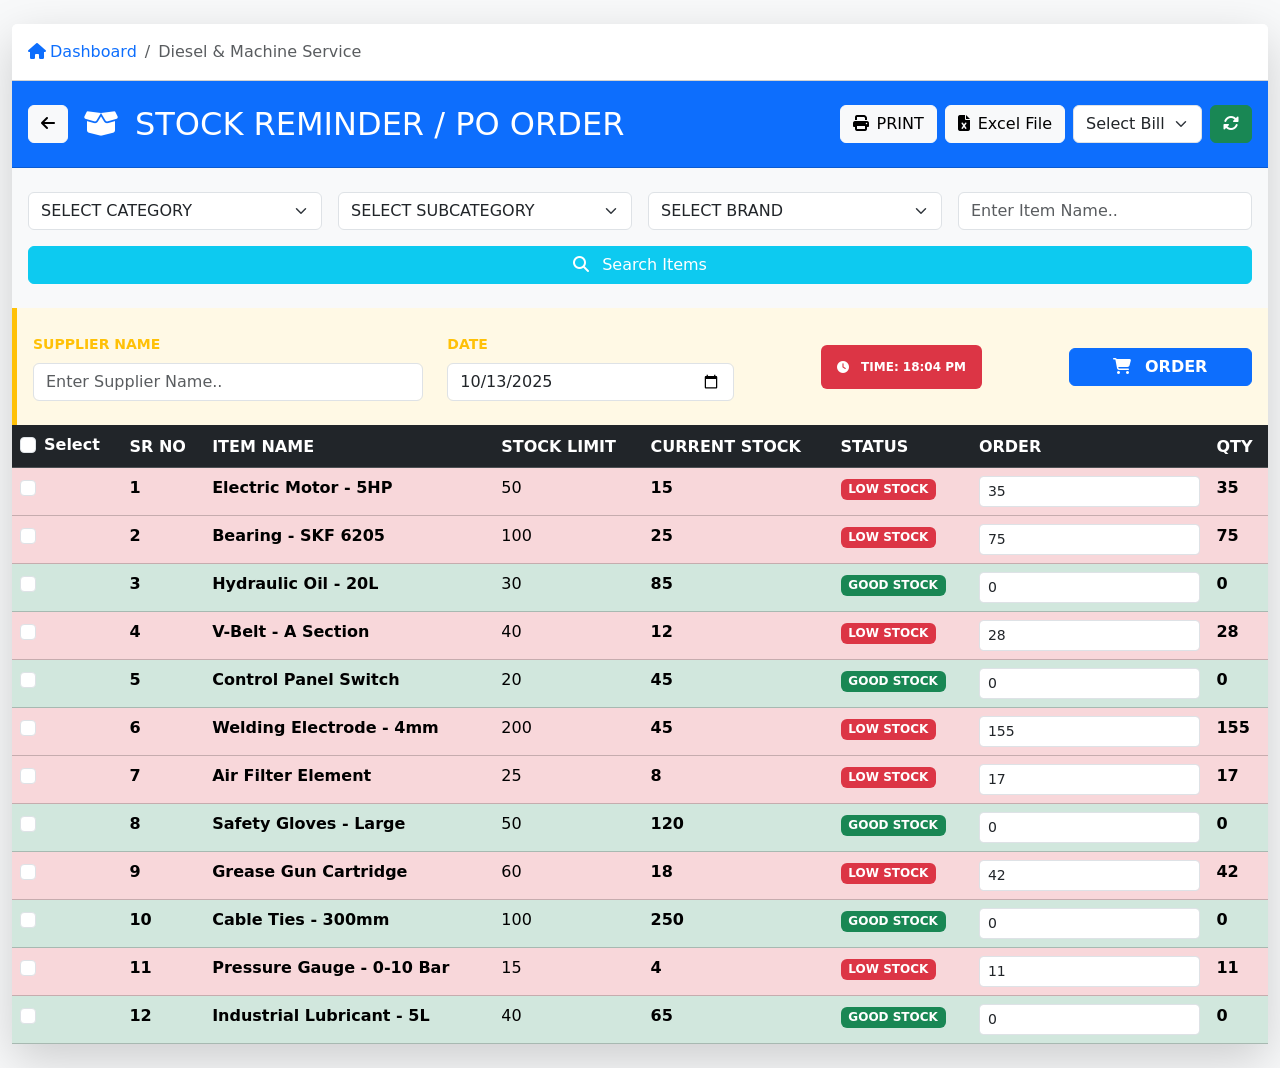
<file: stockremainder.html>
<!DOCTYPE html>
<html lang="en">
<head>
    <meta charset="UTF-8">
    <meta name="viewport" content="width=device-width, initial-scale=1.0">
    <title>Stock Reminder / PO Order</title>
    <link href="https://cdnjs.cloudflare.com/ajax/libs/bootstrap/5.3.2/css/bootstrap.min.css" rel="stylesheet">
    <link href="https://cdnjs.cloudflare.com/ajax/libs/font-awesome/6.4.2/css/all.min.css" rel="stylesheet">
</head>
<body class="bg-light">
    <div class="container-fluid py-4">
        <div class="row justify-content-center">
            <div class="col-12">
                <div class="card shadow-lg border-0">
                    <!-- Breadcrumb -->
                    <div class="card-header bg-white py-3">
                        <nav aria-label="breadcrumb">
                            <ol class="breadcrumb mb-0">
                                <li class="breadcrumb-item">
                                    <a href="#" class="text-decoration-none">
                                        <i class="fas fa-home me-1"></i>Dashboard
                                    </a>
                                </li>
                                <li class="breadcrumb-item active" aria-current="page">Diesel & Machine Service</li>
                            </ol>
                        </nav>
                    </div>
                    
                    <!-- Header -->
                    <div class="card-header bg-primary text-white py-4">
                        <div class="d-flex flex-column flex-md-row justify-content-between align-items-start align-items-md-center">
                            <div class="d-flex align-items-center mb-3 mb-md-0">
                                <button class="btn btn-light me-3">
                                    <i class="fas fa-arrow-left"></i>
                                </button>
                                <div class="d-flex align-items-center">
                                    <i class="fas fa-box-open fs-3 me-3"></i>
                                    <h2 class="mb-0">STOCK REMINDER / PO ORDER</h2>
                                </div>
                            </div>
                            
                            <div class="d-flex flex-wrap gap-2">
                                <button class="btn btn-light">
                                    <i class="fas fa-print me-2"></i>PRINT
                                </button>
                                <button class="btn btn-light">
                                    <i class="fas fa-file-excel me-2"></i>Excel File
                                </button>
                                <select class="form-select" style="width: auto;">
                                    <option>Select Bill</option>
                                    <option>Bill 1</option>
                                    <option>Bill 2</option>
                                </select>
                                <button class="btn btn-success">
                                    <i class="fas fa-sync-alt"></i>
                                </button>
                            </div>
                        </div>
                    </div>
                    
                    <!-- Filter Section -->
                    <div class="card-body bg-light py-4">
                        <div class="row g-3">
                            <div class="col-md-3">
                                <select class="form-select">
                                    <option>SELECT CATEGORY</option>
                                    <option>Electronics</option>
                                    <option>Hardware</option>
                                    <option>Chemicals</option>
                                    <option>Spare Parts</option>
                                </select>
                            </div>
                            <div class="col-md-3">
                                <select class="form-select">
                                    <option>SELECT SUBCATEGORY</option>
                                    <option>Motors</option>
                                    <option>Controllers</option>
                                    <option>Sensors</option>
                                    <option>Switches</option>
                                </select>
                            </div>
                            <div class="col-md-3">
                                <select class="form-select">
                                    <option>SELECT BRAND</option>
                                    <option>FSCURTIS</option>
                                    <option>EUROPA</option>
                                    <option>KIRLOSKAR OIL ENGINES LIMITED</option>
                                    <option>LT</option>
                                    <option>P CUBE</option>
                                    <option>HUSQVARNA</option>
                                    <option>ATORSE</option>
                                    <option>CRUXWELD</option>
                                    <option>OTHER</option>
                                    <option>CLSJ</option>
                                    <option>POTAIN</option>
                                    <option>ACE</option>
                                    <option>HITLI</option>
                                    <option>SPARTAN</option>
                                    <option>ALBISO</option>
                                    <option>BOSCH</option>
                                    <option>SIGMA</option>
                                </select>
                            </div>
                            <div class="col-md-3">
                                <input type="text" class="form-control" placeholder="Enter Item Name..">
                            </div>
                            <div class="col-12">
                                <button class="btn btn-info text-white w-100">
                                    <i class="fas fa-search me-2"></i>
                                    Search Items
                                </button>
                            </div>
                        </div>
                    </div>
                    
                    <!-- Supplier Section -->
                    <div class="card-body bg-warning bg-opacity-10 border-start border-warning border-5 py-4">
                        <div class="row align-items-center">
                            <div class="col-md-4 mb-3 mb-md-0">
                                <label class="form-label fw-bold text-warning text-uppercase small">Supplier Name</label>
                                <input type="text" class="form-control" placeholder="Enter Supplier Name..">
                            </div>
                            <div class="col-md-3 mb-3 mb-md-0">
                                <label class="form-label fw-bold text-warning text-uppercase small">Date</label>
                                <input type="date" class="form-control" value="2025-10-13">
                            </div>
                            <div class="col-md-3 mb-3 mb-md-0">
                                <div class="d-flex justify-content-center">
                                    <span class="badge bg-danger p-3">
                                        <i class="fas fa-clock me-2"></i>
                                        TIME: 18:04 PM
                                    </span>
                                </div>
                            </div>
                            <div class="col-md-2">
                                <button class="btn btn-primary w-100 fw-bold">
                                    <i class="fas fa-shopping-cart me-2"></i>
                                    ORDER
                                </button>
                            </div>
                        </div>
                    </div>
                    
                    <!-- Table Section -->
                    <div class="card-body p-0">
                        <div class="table-responsive">
                            <table class="table table-hover mb-0">
                                <thead class="table-dark">
                                    <tr>
                                        <th>
                                            <div class="form-check">
                                                <input class="form-check-input" type="checkbox" id="selectAll">
                                                <label class="form-check-label" for="selectAll">Select</label>
                                            </div>
                                        </th>
                                        <th>SR NO</th>
                                        <th>ITEM NAME</th>
                                        <th>STOCK LIMIT</th>
                                        <th>CURRENT STOCK</th>
                                        <th>STATUS</th>
                                        <th>ORDER</th>
                                        <th>QTY</th>
                                    </tr>
                                </thead>
                                <tbody>
                                    <!-- Low Stock Items -->
                                    <tr class="table-danger">
                                        <td>
                                            <div class="form-check">
                                                <input class="form-check-input" type="checkbox">
                                            </div>
                                        </td>
                                        <td><strong>1</strong></td>
                                        <td><strong>Electric Motor - 5HP</strong></td>
                                        <td>50</td>
                                        <td><strong>15</strong></td>
                                        <td><span class="badge bg-danger">LOW STOCK</span></td>
                                        <td><input type="number" class="form-control form-control-sm" value="35" min="0"></td>
                                        <td><strong>35</strong></td>
                                    </tr>
                                    <tr class="table-danger">
                                        <td>
                                            <div class="form-check">
                                                <input class="form-check-input" type="checkbox">
                                            </div>
                                        </td>
                                        <td><strong>2</strong></td>
                                        <td><strong>Bearing - SKF 6205</strong></td>
                                        <td>100</td>
                                        <td><strong>25</strong></td>
                                        <td><span class="badge bg-danger">LOW STOCK</span></td>
                                        <td><input type="number" class="form-control form-control-sm" value="75" min="0"></td>
                                        <td><strong>75</strong></td>
                                    </tr>
                                    <tr class="table-success">
                                        <td>
                                            <div class="form-check">
                                                <input class="form-check-input" type="checkbox">
                                            </div>
                                        </td>
                                        <td><strong>3</strong></td>
                                        <td><strong>Hydraulic Oil - 20L</strong></td>
                                        <td>30</td>
                                        <td><strong>85</strong></td>
                                        <td><span class="badge bg-success">GOOD STOCK</span></td>
                                        <td><input type="number" class="form-control form-control-sm" value="0" min="0"></td>
                                        <td><strong>0</strong></td>
                                    </tr>
                                    <tr class="table-danger">
                                        <td>
                                            <div class="form-check">
                                                <input class="form-check-input" type="checkbox">
                                            </div>
                                        </td>
                                        <td><strong>4</strong></td>
                                        <td><strong>V-Belt - A Section</strong></td>
                                        <td>40</td>
                                        <td><strong>12</strong></td>
                                        <td><span class="badge bg-danger">LOW STOCK</span></td>
                                        <td><input type="number" class="form-control form-control-sm" value="28" min="0"></td>
                                        <td><strong>28</strong></td>
                                    </tr>
                                    <tr class="table-success">
                                        <td>
                                            <div class="form-check">
                                                <input class="form-check-input" type="checkbox">
                                            </div>
                                        </td>
                                        <td><strong>5</strong></td>
                                        <td><strong>Control Panel Switch</strong></td>
                                        <td>20</td>
                                        <td><strong>45</strong></td>
                                        <td><span class="badge bg-success">GOOD STOCK</span></td>
                                        <td><input type="number" class="form-control form-control-sm" value="0" min="0"></td>
                                        <td><strong>0</strong></td>
                                    </tr>
                                    <tr class="table-danger">
                                        <td>
                                            <div class="form-check">
                                                <input class="form-check-input" type="checkbox">
                                            </div>
                                        </td>
                                        <td><strong>6</strong></td>
                                        <td><strong>Welding Electrode - 4mm</strong></td>
                                        <td>200</td>
                                        <td><strong>45</strong></td>
                                        <td><span class="badge bg-danger">LOW STOCK</span></td>
                                        <td><input type="number" class="form-control form-control-sm" value="155" min="0"></td>
                                        <td><strong>155</strong></td>
                                    </tr>
                                    <tr class="table-danger">
                                        <td>
                                            <div class="form-check">
                                                <input class="form-check-input" type="checkbox">
                                            </div>
                                        </td>
                                        <td><strong>7</strong></td>
                                        <td><strong>Air Filter Element</strong></td>
                                        <td>25</td>
                                        <td><strong>8</strong></td>
                                        <td><span class="badge bg-danger">LOW STOCK</span></td>
                                        <td><input type="number" class="form-control form-control-sm" value="17" min="0"></td>
                                        <td><strong>17</strong></td>
                                    </tr>
                                    <tr class="table-success">
                                        <td>
                                            <div class="form-check">
                                                <input class="form-check-input" type="checkbox">
                                            </div>
                                        </td>
                                        <td><strong>8</strong></td>
                                        <td><strong>Safety Gloves - Large</strong></td>
                                        <td>50</td>
                                        <td><strong>120</strong></td>
                                        <td><span class="badge bg-success">GOOD STOCK</span></td>
                                        <td><input type="number" class="form-control form-control-sm" value="0" min="0"></td>
                                        <td><strong>0</strong></td>
                                    </tr>
                                    <tr class="table-danger">
                                        <td>
                                            <div class="form-check">
                                                <input class="form-check-input" type="checkbox">
                                            </div>
                                        </td>
                                        <td><strong>9</strong></td>
                                        <td><strong>Grease Gun Cartridge</strong></td>
                                        <td>60</td>
                                        <td><strong>18</strong></td>
                                        <td><span class="badge bg-danger">LOW STOCK</span></td>
                                        <td><input type="number" class="form-control form-control-sm" value="42" min="0"></td>
                                        <td><strong>42</strong></td>
                                    </tr>
                                    <tr class="table-success">
                                        <td>
                                            <div class="form-check">
                                                <input class="form-check-input" type="checkbox">
                                            </div>
                                        </td>
                                        <td><strong>10</strong></td>
                                        <td><strong>Cable Ties - 300mm</strong></td>
                                        <td>100</td>
                                        <td><strong>250</strong></td>
                                        <td><span class="badge bg-success">GOOD STOCK</span></td>
                                        <td><input type="number" class="form-control form-control-sm" value="0" min="0"></td>
                                        <td><strong>0</strong></td>
                                    </tr>
                                    <tr class="table-danger">
                                        <td>
                                            <div class="form-check">
                                                <input class="form-check-input" type="checkbox">
                                            </div>
                                        </td>
                                        <td><strong>11</strong></td>
                                        <td><strong>Pressure Gauge - 0-10 Bar</strong></td>
                                        <td>15</td>
                                        <td><strong>4</strong></td>
                                        <td><span class="badge bg-danger">LOW STOCK</span></td>
                                        <td><input type="number" class="form-control form-control-sm" value="11" min="0"></td>
                                        <td><strong>11</strong></td>
                                    </tr>
                                    <tr class="table-success">
                                        <td>
                                            <div class="form-check">
                                                <input class="form-check-input" type="checkbox">
                                            </div>
                                        </td>
                                        <td><strong>12</strong></td>
                                        <td><strong>Industrial Lubricant - 5L</strong></td>
                                        <td>40</td>
                                        <td><strong>65</strong></td>
                                        <td><span class="badge bg-success">GOOD STOCK</span></td>
                                        <td><input type="number" class="form-control form-control-sm" value="0" min="0"></td>
                                        <td><strong>0</strong></td>
                                    </tr>
                                </tbody>
                            </table>
                        </div>
                    </div>
                </div>
            </div>
        </div>
    </div>
    
    <script src="https://cdnjs.cloudflare.com/ajax/libs/bootstrap/5.3.2/js/bootstrap.bundle.min.js"></script>
    <script>
        // Select all functionality
        document.getElementById('selectAll').addEventListener('change', function() {
            const checkboxes = document.querySelectorAll('tbody input[type="checkbox"]');
            checkboxes.forEach(checkbox => {
                checkbox.checked = this.checked;
            });
        });
        
        // Calculate QTY based on order input
        const orderInputs = document.querySelectorAll('tbody input[type="number"]');
        orderInputs.forEach(input => {
            input.addEventListener('input', function() {
                const row = this.closest('tr');
                const qtyCell = row.querySelector('td:last-child strong');
                qtyCell.textContent = this.value;
            });
        });
        
        // Breadcrumb navigation function
        function navigateBacktoIndex() {
           
           window.location.href = 'index.html';
        }
        
        // Add click event to breadcrumb
        document.querySelector('.breadcrumb-item a').addEventListener('click', navigateBacktoIndex);
    </script>
</body>
</html>
</file>
